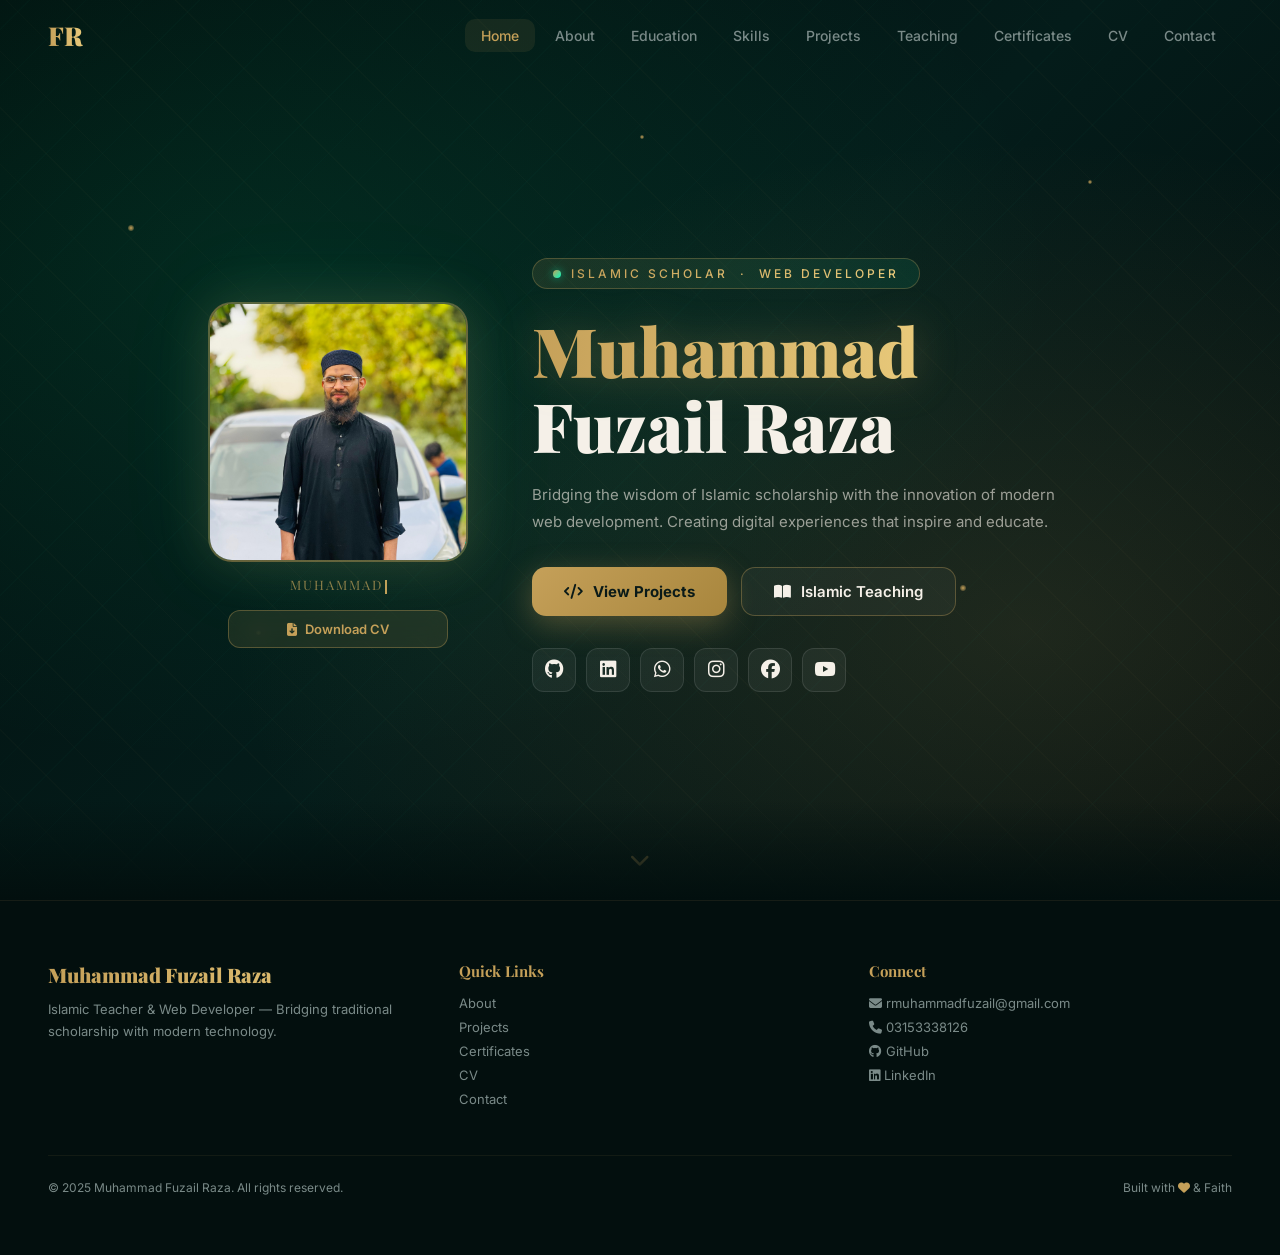
<file: index.html>
<!doctype html>
<html lang="en">
  <head>
    <meta charset="UTF-8" />
    <meta name="viewport" content="width=device-width, initial-scale=1.0" />
    <title>Muhammad Fuzail Raza — Portfolio</title>
    <link rel="stylesheet" href="style.css" />
    <!-- Font Awesome for icons -->
    <link
      rel="stylesheet"
      href="https://cdnjs.cloudflare.com/ajax/libs/font-awesome/6.5.0/css/all.min.css"
    />
    <link rel="stylesheet" href="home.css" />
    <style></style>
  </head>
  <body>
    <nav id="navbar">
      <a href="index.html" class="nav-logo">FR</a>
      <div class="nav-links">
        <a href="index.html" class="nav-link active">Home</a>
        <a href="about.html" class="nav-link">About</a>
        <a href="education.html" class="nav-link">Education</a>
        <a href="skills.html" class="nav-link">Skills</a>
        <a href="projects.html" class="nav-link">Projects</a>
        <a href="teaching.html" class="nav-link">Teaching</a>
        <a href="certificates.html" class="nav-link">Certificates</a>
        <a href="cv.html" class="nav-link">CV</a>
        <a href="contact.html" class="nav-link">Contact</a>
      </div>
      <button class="hamburger" id="hamburger">
        <span></span><span></span><span></span>
      </button>
    </nav>
    <div class="mobile-menu" id="mobileMenu">
      <a href="index.html" class="mobile-link">Home</a>
      <a href="about.html" class="mobile-link">About</a>
      <a href="education.html" class="mobile-link">Education</a>
      <a href="skills.html" class="mobile-link">Skills</a>
      <a href="projects.html" class="mobile-link">Projects</a>
      <a href="teaching.html" class="mobile-link">Teaching</a>
      <a href="certificates.html" class="mobile-link">Certificates</a>
      <a href="cv.html" class="mobile-link">CV</a>
      <a href="contact.html" class="mobile-link">Contact</a>
    </div>

    <section id="home">
      <div class="hero-bg"></div>
      <div class="hero-pattern"></div>
      <div
        class="particle"
        style="
          width: 6px;
          height: 6px;
          left: 10%;
          top: 25%;
          animation-delay: 0s;
        "
      ></div>
      <div
        class="particle"
        style="
          width: 4px;
          height: 4px;
          left: 85%;
          top: 20%;
          animation-delay: 1s;
        "
      ></div>
      <div
        class="particle"
        style="
          width: 5px;
          height: 5px;
          left: 20%;
          top: 70%;
          animation-delay: 2s;
        "
      ></div>
      <div
        class="particle"
        style="
          width: 6px;
          height: 6px;
          left: 75%;
          top: 65%;
          animation-delay: 0.5s;
        "
      ></div>
      <div
        class="particle"
        style="
          width: 4px;
          height: 4px;
          left: 50%;
          top: 15%;
          animation-delay: 1.5s;
        "
      ></div>

      <div class="hero-inner">
        <div class="hero-img-col">
          <div class="hero-img-frame">
            <div class="hero-img-placeholder">
              <img src="./images/My-Images/myImg.jpeg" alt="">
            </div>
          </div>
          <div class="hero-typewriter">
            <span id="typewriter-text"></span><span class="cursor"></span>
          </div>
          <a href="cv.html" class="cv-download-btn">
            <i class="fa-solid fa-file-arrow-down"></i> Download CV
          </a>
        </div>
        <div class="hero-text-col">
          <div class="hero-badge">
            <span class="badge-dot"></span>
            <span class="badge-txt"
              >Islamic Scholar &nbsp;·&nbsp; Web Developer</span
            >
          </div>
          <h1 class="hero-name">
            <span class="gold">Muhammad</span><br />Fuzail Raza
          </h1>
          <p class="hero-sub">
            Bridging the wisdom of Islamic scholarship with the innovation of
            modern web development. Creating digital experiences that inspire
            and educate.
          </p>
          <div class="hero-btns">
            <a href="projects.html" class="btn-gold"
              ><i class="fa-solid fa-code"></i> View Projects</a
            >
            <a href="teaching.html" class="btn-outline"
              ><i class="fa-solid fa-book-open"></i> Islamic Teaching</a
            >
          </div>
          <div class="social-row">
            <a
              href="https://github.com/rmuhammadfuzail-svg"
              target="_blank"
              class="social-icon si-github"
              title="GitHub"
              ><i class="fa-brands fa-github"></i
            ></a>
            <a
              href="https://www.linkedin.com/in/muhammad-fuzail-raza-581333342"
              target="_blank"
              class="social-icon si-linkedin"
              title="LinkedIn"
              ><i class="fa-brands fa-linkedin"></i
            ></a>
            <a
              href="https://wa.me/923153338126"
              target="_blank"
              class="social-icon si-whatsapp"
              title="WhatsApp"
              ><i class="fa-brands fa-whatsapp"></i
            ></a>
            <a
              href="https://instagram.com/"
              target="_blank"
              class="social-icon si-instagram"
              title="Instagram"
              ><i class="fa-brands fa-instagram"></i
            ></a>
            <a
              href="https://facebook.com/"
              target="_blank"
              class="social-icon si-facebook"
              title="Facebook"
              ><i class="fa-brands fa-facebook"></i
            ></a>
            <a
              href="https://youtube.com/"
              target="_blank"
              class="social-icon si-youtube"
              title="YouTube"
              ><i class="fa-brands fa-youtube"></i
            ></a>
          </div>
        </div>
      </div>

      <div class="scroll-ind"><i class="fa-solid fa-chevron-down"></i></div>
      <div class="hero-bottom-fade"></div>
    </section>

    <footer>
      <div class="footer-grid">
        <div class="footer-brand">
          <h3>Muhammad Fuzail Raza</h3>
          <p>
            Islamic Teacher &amp; Web Developer — Bridging traditional
            scholarship with modern technology.
          </p>
        </div>
        <div class="footer-col">
          <h4>Quick Links</h4>
          <a href="about.html" class="footer-link">About</a
          ><a href="projects.html" class="footer-link">Projects</a
          ><a href="certificates.html" class="footer-link">Certificates</a
          ><a href="cv.html" class="footer-link">CV</a
          ><a href="contact.html" class="footer-link">Contact</a>
        </div>
        <div class="footer-col">
          <h4>Connect</h4>
          <a href="mailto:rmuhammadfuzail@gmail.com" class="footer-link"
            ><i class="fa-solid fa-envelope"></i> rmuhammadfuzail@gmail.com</a
          ><a href="tel:03153338126" class="footer-link"
            ><i class="fa-solid fa-phone"></i> 03153338126</a
          ><a
            href="https://github.com/rmuhammadfuzail-svg"
            target="_blank"
            class="footer-link"
            ><i class="fa-brands fa-github"></i> GitHub</a
          ><a
            href="https://www.linkedin.com/in/muhammad-fuzail-raza-581333342"
            target="_blank"
            class="footer-link"
            ><i class="fa-brands fa-linkedin"></i> LinkedIn</a
          >
        </div>
      </div>
      <div class="footer-bottom">
        <p>&copy; 2025 Muhammad Fuzail Raza. All rights reserved.</p>
        <p>
          Built with
          <i class="fa-solid fa-heart" style="color: var(--gold)"></i> &amp;
          Faith
        </p>
      </div>
    </footer>

    <script src="main.js"></script>
    <script>
      const words = [
        "Muhammad Fuzail Raza",
        "Islamic Scholar",
        "Web Developer",
        "Quran Teacher",
      ];
      let wordIndex = 0,
        charIndex = 0,
        isDeleting = false;
      const el = document.getElementById("typewriter-text");

      function type() {
        const current = words[wordIndex];
        if (isDeleting) {
          el.textContent = current.substring(0, charIndex--);
        } else {
          el.textContent = current.substring(0, charIndex++);
        }
        let speed = isDeleting ? 60 : 110;
        if (!isDeleting && charIndex === current.length + 1) {
          speed = 1800;
          isDeleting = true;
        } else if (isDeleting && charIndex === 0) {
          isDeleting = false;
          wordIndex = (wordIndex + 1) % words.length;
          speed = 400;
        }
        setTimeout(type, speed);
      }
      setTimeout(type, 800);
    </script>
  </body>
</html>
</file>
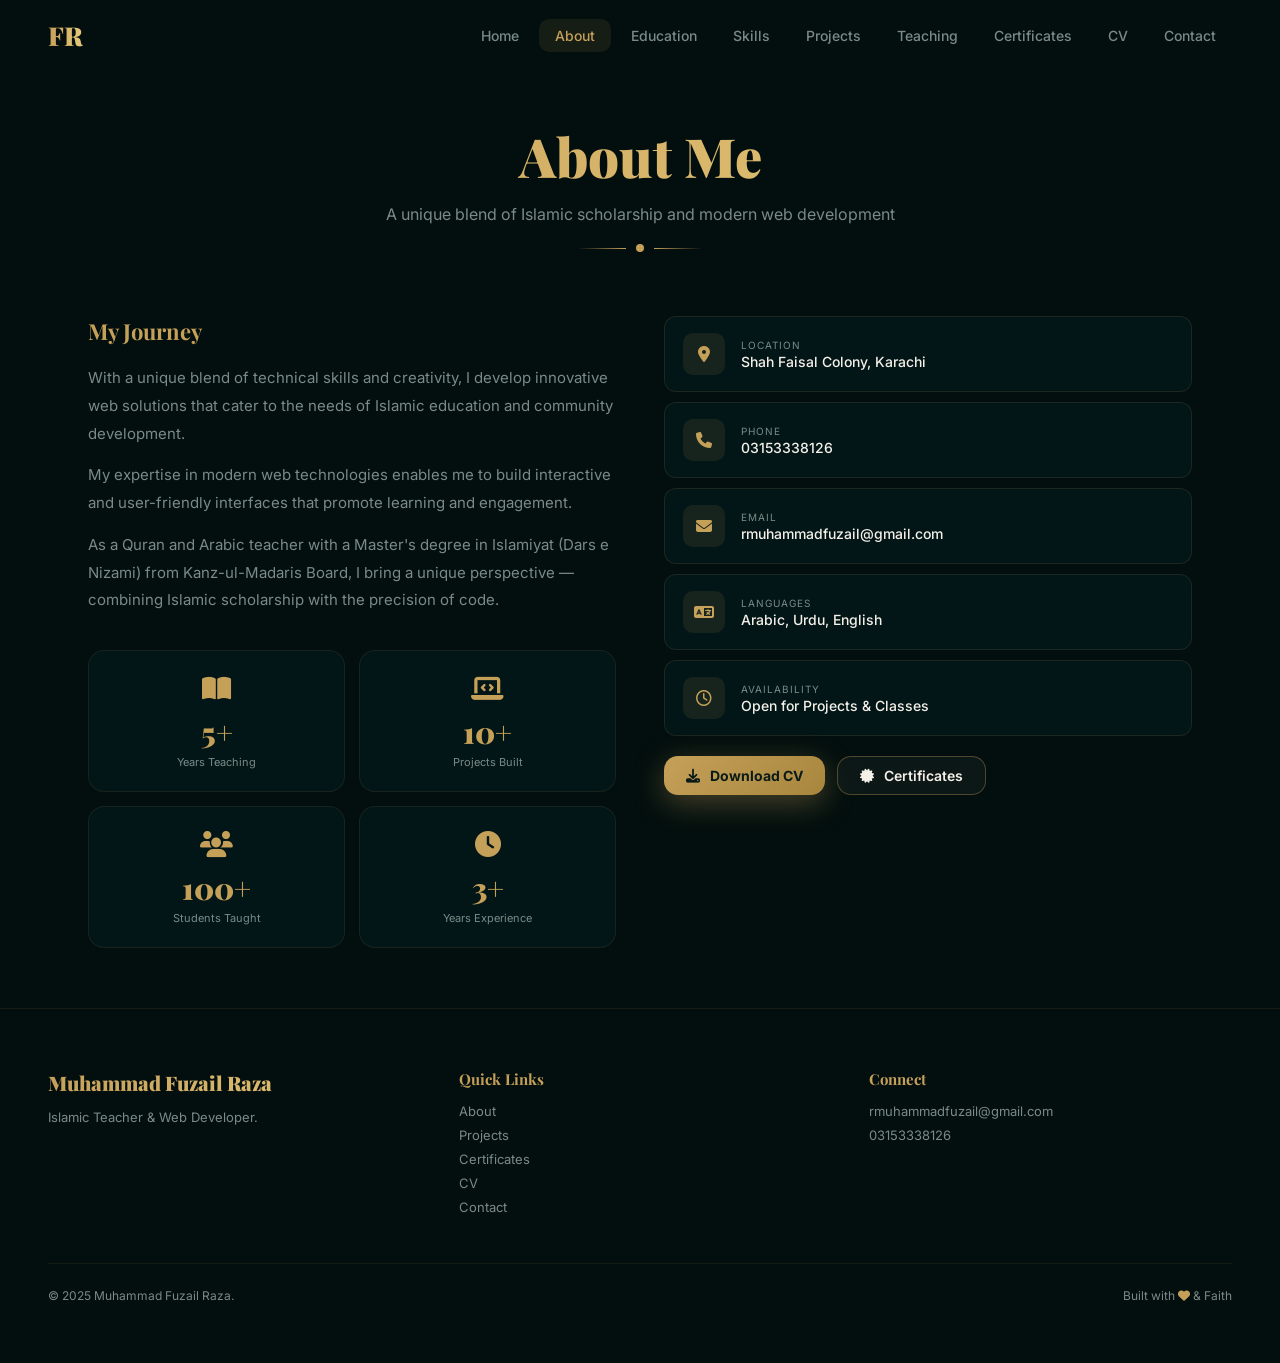
<file: about.html>
<!doctype html>
<html lang="en">
  <head>
    <meta charset="UTF-8" />
    <meta name="viewport" content="width=device-width, initial-scale=1.0" />
    <title>About — Muhammad Fuzail Raza</title>
    <link rel="stylesheet" href="style.css" />
    <link
      rel="stylesheet"
      href="https://cdnjs.cloudflare.com/ajax/libs/font-awesome/6.5.0/css/all.min.css"
    />
    <link rel="stylesheet" href="about.css" />
  </head>
  <body>
    <nav id="navbar">
      <a href="index.html" class="nav-logo">FR</a>
      <div class="nav-links">
        <a href="index.html" class="nav-link">Home</a>
        <a href="about.html" class="nav-link active">About</a>
        <a href="education.html" class="nav-link">Education</a>
        <a href="skills.html" class="nav-link">Skills</a>
        <a href="projects.html" class="nav-link">Projects</a>
        <a href="teaching.html" class="nav-link">Teaching</a>
        <a href="certificates.html" class="nav-link">Certificates</a>
        <a href="cv.html" class="nav-link">CV</a>
        <a href="contact.html" class="nav-link">Contact</a>
      </div>
      <button class="hamburger" id="hamburger">
        <span></span><span></span><span></span>
      </button>
    </nav>
    <div class="mobile-menu" id="mobileMenu">
      <a href="index.html" class="mobile-link">Home</a>
      <a href="about.html" class="mobile-link">About</a>
      <a href="education.html" class="mobile-link">Education</a>
      <a href="skills.html" class="mobile-link">Skills</a>
      <a href="projects.html" class="mobile-link">Projects</a>
      <a href="teaching.html" class="mobile-link">Teaching</a>
      <a href="certificates.html" class="mobile-link">Certificates</a>
      <a href="cv.html" class="mobile-link">CV</a>
      <a href="contact.html" class="mobile-link">Contact</a>
    </div>

    <div class="section" style="padding-top: 120px">
      <div class="sec-head">
        <h2>About Me</h2>
        <p>A unique blend of Islamic scholarship and modern web development</p>
        <div class="divider">
          <div class="div-line l"></div>
          <div class="div-dot"></div>
          <div class="div-line r"></div>
        </div>
      </div>
      <div class="about-grid">
        <div class="about-text fade-up">
          <h3>My Journey</h3>
          <p>
            With a unique blend of technical skills and creativity, I develop
            innovative web solutions that cater to the needs of Islamic
            education and community development.
          </p>
          <p>
            My expertise in modern web technologies enables me to build
            interactive and user-friendly interfaces that promote learning and
            engagement.
          </p>
          <p>
            As a Quran and Arabic teacher with a Master's degree in Islamiyat
            (Dars e Nizami) from Kanz-ul-Madaris Board, I bring a unique
            perspective — combining Islamic scholarship with the precision of
            code.
          </p>
          <div class="stats-grid">
            <div class="stat">
              <div class="stat-icon"><i class="fa-solid fa-book-open"></i></div>
              <div class="stat-val">5+</div>
              <div class="stat-label">Years Teaching</div>
            </div>
            <div class="stat">
              <div class="stat-icon">
                <i class="fa-solid fa-laptop-code"></i>
              </div>
              <div class="stat-val">10+</div>
              <div class="stat-label">Projects Built</div>
            </div>
            <div class="stat">
              <div class="stat-icon"><i class="fa-solid fa-users"></i></div>
              <div class="stat-val">100+</div>
              <div class="stat-label">Students Taught</div>
            </div>
            <div class="stat">
              <div class="stat-icon"><i class="fa-solid fa-clock"></i></div>
              <div class="stat-val">3+</div>
              <div class="stat-label">Years Experience</div>
            </div>
          </div>
        </div>
        <div class="fade-up" style="animation-delay: 0.2s">
          <div class="info-card">
            <div class="info-icon">
              <i class="fa-solid fa-location-dot"></i>
            </div>
            <div>
              <div class="info-label">Location</div>
              <div class="info-val">Shah Faisal Colony, Karachi</div>
            </div>
          </div>
          <div class="info-card">
            <div class="info-icon"><i class="fa-solid fa-phone"></i></div>
            <div>
              <div class="info-label">Phone</div>
              <div class="info-val">03153338126</div>
            </div>
          </div>
          <div class="info-card">
            <div class="info-icon"><i class="fa-solid fa-envelope"></i></div>
            <div>
              <div class="info-label">Email</div>
              <div class="info-val">rmuhammadfuzail@gmail.com</div>
            </div>
          </div>
          <div class="info-card">
            <div class="info-icon"><i class="fa-solid fa-language"></i></div>
            <div>
              <div class="info-label">Languages</div>
              <div class="info-val">Arabic, Urdu, English</div>
            </div>
          </div>
          <div class="info-card">
            <div class="info-icon"><i class="fa-regular fa-clock"></i></div>
            <div>
              <div class="info-label">Availability</div>
              <div class="info-val">Open for Projects &amp; Classes</div>
            </div>
          </div>
          <div
            style="margin-top: 20px; display: flex; gap: 12px; flex-wrap: wrap"
          >
            <a
              href="cv.html"
              class="btn-gold"
              style="font-size: 14px; padding: 10px 22px"
              ><i class="fa-solid fa-download"></i> Download CV</a
            >
            <a
              href="certificates.html"
              class="btn-outline"
              style="font-size: 14px; padding: 10px 22px"
              ><i class="fa-solid fa-certificate"></i> Certificates</a
            >
          </div>
        </div>
      </div>
    </div>

    <footer>
      <div class="footer-grid">
        <div class="footer-brand">
          <h3>Muhammad Fuzail Raza</h3>
          <p>Islamic Teacher &amp; Web Developer.</p>
        </div>
        <div class="footer-col">
          <h4>Quick Links</h4>
          <a href="about.html" class="footer-link">About</a
          ><a href="projects.html" class="footer-link">Projects</a
          ><a href="certificates.html" class="footer-link">Certificates</a
          ><a href="cv.html" class="footer-link">CV</a
          ><a href="contact.html" class="footer-link">Contact</a>
        </div>
        <div class="footer-col">
          <h4>Connect</h4>
          <a href="mailto:rmuhammadfuzail@gmail.com" class="footer-link"
            >rmuhammadfuzail@gmail.com</a
          ><a href="tel:03153338126" class="footer-link">03153338126</a>
        </div>
      </div>
      <div class="footer-bottom">
        <p>&copy; 2025 Muhammad Fuzail Raza.</p>
        <p>
          Built with
          <i class="fa-solid fa-heart" style="color: var(--gold)"></i> &amp;
          Faith
        </p>
      </div>
    </footer>
    <script src="main.js"></script>
  </body>
</html>
</file>
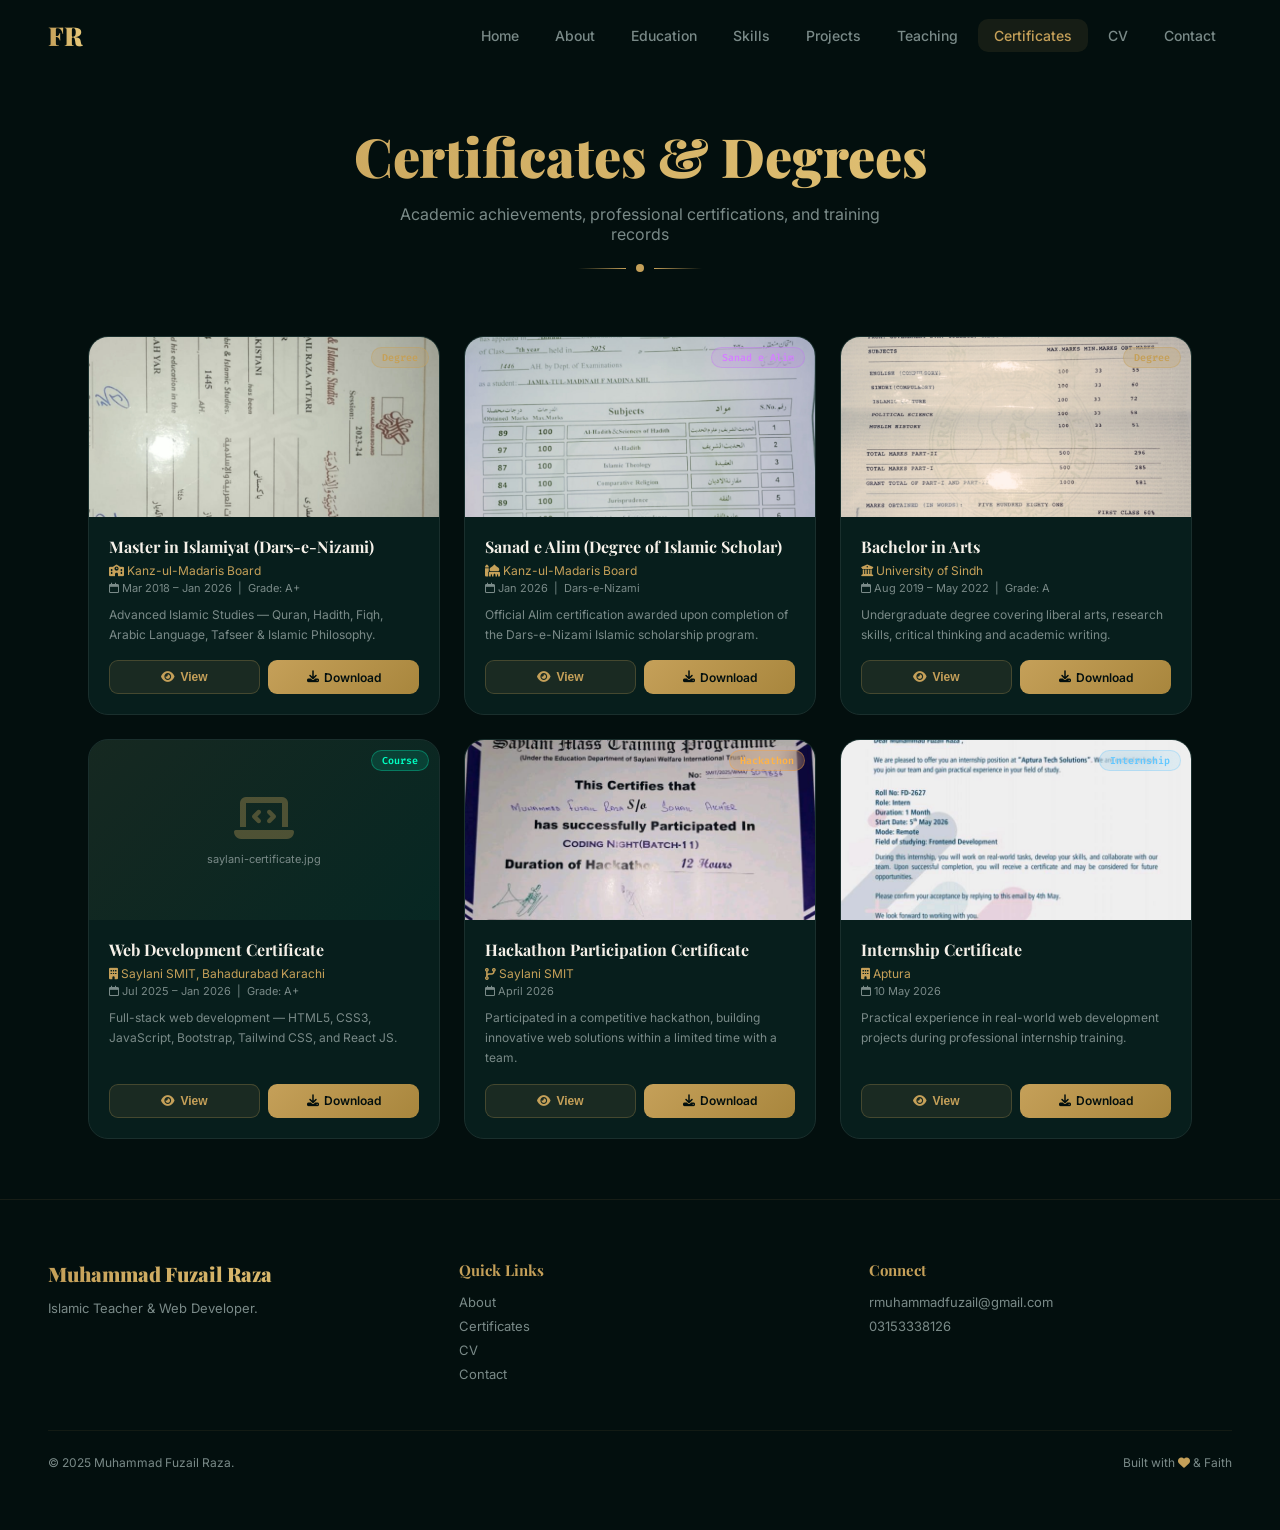
<file: certificates.html>
<!doctype html>
<html lang="en">
  <head>
    <meta charset="UTF-8" />
    <meta name="viewport" content="width=device-width, initial-scale=1.0" />
    <title>Certificates — Muhammad Fuzail Raza</title>
    <link rel="stylesheet" href="style.css" />
    <link
      rel="stylesheet"
      href="https://cdnjs.cloudflare.com/ajax/libs/font-awesome/6.5.0/css/all.min.css"
    />
    <link rel="stylesheet" href="certificate.css">
    <style></style>
  </head>
  <body>
    <nav id="navbar">
      <a href="index.html" class="nav-logo">FR</a>
      <div class="nav-links">
        <a href="index.html" class="nav-link">Home</a>
        <a href="about.html" class="nav-link">About</a>
        <a href="education.html" class="nav-link">Education</a>
        <a href="skills.html" class="nav-link">Skills</a>
        <a href="projects.html" class="nav-link">Projects</a>
        <a href="teaching.html" class="nav-link">Teaching</a>
        <a href="certificates.html" class="nav-link active">Certificates</a>
        <a href="cv.html" class="nav-link">CV</a>
        <a href="contact.html" class="nav-link">Contact</a>
      </div>
      <button class="hamburger" id="hamburger">
        <span></span><span></span><span></span>
      </button>
    </nav>
    <div class="mobile-menu" id="mobileMenu">
      <a href="index.html" class="mobile-link">Home</a>
      <a href="about.html" class="mobile-link">About</a>
      <a href="education.html" class="mobile-link">Education</a>
      <a href="skills.html" class="mobile-link">Skills</a>
      <a href="projects.html" class="mobile-link">Projects</a>
      <a href="teaching.html" class="mobile-link">Teaching</a>
      <a href="certificates.html" class="mobile-link">Certificates</a>
      <a href="cv.html" class="mobile-link">CV</a>
      <a href="contact.html" class="mobile-link">Contact</a>
    </div>

    <div class="section" style="padding-top: 120px">
      <div class="sec-head">
        <h2>Certificates & Degrees</h2>
        <p>
          Academic achievements, professional certifications, and training
          records
        </p>
        <div class="divider">
          <div class="div-line l"></div>
          <div class="div-dot"></div>
          <div class="div-line r"></div>
        </div>
      </div>

      <div class="cert-grid">
        <div class="cert-card fade-up" style="transition-delay: 0ms">
          <div class="cert-img">
            <div class="cert-img-placeholder">
              <img src="./images/certificates/F.A.jpeg" alt="">
            </div>
            <span class="cert-type-badge badge-degree">Degree</span>
          </div>
          <div class="cert-body">
            <div class="cert-title">Master in Islamiyat (Dars-e-Nizami)</div>
            <div class="cert-issuer">
              <i class="fa-solid fa-school"></i> Kanz-ul-Madaris Board
            </div>
            <div class="cert-date">
              <i class="fa-regular fa-calendar"></i> Mar 2018 – Jan 2026
              &nbsp;|&nbsp; Grade: A+
            </div>
            <div class="cert-desc">
              Advanced Islamic Studies — Quran, Hadith, Fiqh, Arabic Language,
              Tafseer & Islamic Philosophy.
            </div>
            <div class="cert-actions">
              <button
                class="cert-btn cert-btn-view"
                onclick="
                  openLightbox(
                    'masters-degree.pdf',
                    'Master in Islamiyat',
                    'pdf',
                  )
                "
              >
                <i class="fa-solid fa-eye"></i> View
              </button>
              <a href="masters-degree.pdf" download class="cert-btn cert-btn-dl"
                ><i class="fa-solid fa-download"></i> Download</a
              >
            </div>
          </div>
        </div>

        <div class="cert-card fade-up" style="transition-delay: 80ms">
          <div class="cert-img">
            <div class="cert-img-placeholder">
              <img src="./images/certificates/7th-years-marksheet.jpeg" alt="Alim Sanad"/>
            </div>
            <span class="cert-type-badge badge-sanad">Sanad e Alim</span>
          </div>
          <div class="cert-body">
            <div class="cert-title">
              Sanad e Alim (Degree of Islamic Scholar)
            </div>
            <div class="cert-issuer">
              <i class="fa-solid fa-mosque"></i> Kanz-ul-Madaris Board
            </div>
            <div class="cert-date">
              <i class="fa-regular fa-calendar"></i> Jan 2026 &nbsp;|&nbsp;
              Dars-e-Nizami
            </div>
            <div class="cert-desc">
              Official Alim certification awarded upon completion of the
              Dars-e-Nizami Islamic scholarship program.
            </div>
            <div class="cert-actions">
              <button
                class="cert-btn cert-btn-view"
                onclick="openLightbox('alim-sanad.pdf', 'Sanad e Alim', 'pdf')"
              >
                <i class="fa-solid fa-eye"></i> View
              </button>
              <a href="alim-sanad.pdf" download class="cert-btn cert-btn-dl"
                ><i class="fa-solid fa-download"></i> Download</a
              >
            </div>
          </div>
        </div>

        <div class="cert-card fade-up" style="transition-delay: 160ms">
          <div class="cert-img">
            <div class="cert-img-placeholder">
              <img src="./images/certificates/B.A-II.jpeg" alt="">
            </div>
            <span class="cert-type-badge badge-degree">Degree</span>
          </div>
          <div class="cert-body">
            <div class="cert-title">Bachelor in Arts</div>
            <div class="cert-issuer">
              <i class="fa-solid fa-university"></i> University of Sindh
            </div>
            <div class="cert-date">
              <i class="fa-regular fa-calendar"></i> Aug 2019 – May 2022
              &nbsp;|&nbsp; Grade: A
            </div>
            <div class="cert-desc">
              Undergraduate degree covering liberal arts, research skills,
              critical thinking and academic writing.
            </div>
            <div class="cert-actions">
              <button
                class="cert-btn cert-btn-view"
                onclick="
                  openLightbox(
                    'bachelor-degree.pdf',
                    'Bachelor in Arts — Sindh University',
                    'pdf',
                  )
                "
              >
                <i class="fa-solid fa-eye"></i> View
              </button>
              <a
                href="bachelor-degree.pdf"
                download
                class="cert-btn cert-btn-dl"
                ><i class="fa-solid fa-download"></i> Download</a
              >
            </div>
          </div>
        </div>

        <div class="cert-card fade-up" style="transition-delay: 240ms">
          <div class="cert-img">
            <div class="cert-img-placeholder">
              <i class="fa-solid fa-laptop-code"></i
              ><span>saylani-certificate.jpg</span>
            </div>
            <span class="cert-type-badge badge-course">Course</span>
          </div>
          <div class="cert-body">
            <div class="cert-title">Web Development Certificate</div>
            <div class="cert-issuer">
              <i class="fa-solid fa-building"></i> Saylani SMIT, Bahadurabad
              Karachi
            </div>
            <div class="cert-date">
              <i class="fa-regular fa-calendar"></i> Jul 2025 – Jan 2026
              &nbsp;|&nbsp; Grade: A+
            </div>
            <div class="cert-desc">
              Full-stack web development — HTML5, CSS3, JavaScript, Bootstrap,
              Tailwind CSS, and React JS.
            </div>
            <div class="cert-actions">
              <button
                class="cert-btn cert-btn-view"
                onclick="
                  openLightbox(
                    'saylani-certificate.pdf',
                    'Web Development Certificate — Saylani SMIT',
                    'pdf',
                  )
                "
              >
                <i class="fa-solid fa-eye"></i> View
              </button>
              <a
                href="saylani-certificate.pdf"
                download
                class="cert-btn cert-btn-dl"
                ><i class="fa-solid fa-download"></i> Download</a
              >
            </div>
          </div>
        </div>

        <div class="cert-card fade-up" style="transition-delay: 320ms">
          <div class="cert-img">
            <div class="cert-img-placeholder">
              <img src="./images/certificates/Hackathon.jpeg" alt="">
            </div>
            <span class="cert-type-badge badge-hackathon">Hackathon</span>
          </div>
          <div class="cert-body">
            <div class="cert-title">Hackathon Participation Certificate</div>
            <div class="cert-issuer">
              <i class="fa-solid fa-code-branch"></i> Saylani SMIT
            </div>
            <div class="cert-date">
              <i class="fa-regular fa-calendar"></i> April 2026
            </div>
            <div class="cert-desc">
              Participated in a competitive hackathon, building innovative web
              solutions within a limited time with a team.
            </div>
            <div class="cert-actions">
              <button
                class="cert-btn cert-btn-view"
                onclick="
                  openLightbox(
                    'hackathon-certificate.pdf',
                    'Hackathon Certificate',
                    'pdf',
                  )
                "
              >
                <i class="fa-solid fa-eye"></i> View
              </button>
              <a
                href="hackathon-certificate.pdf"
                download
                class="cert-btn cert-btn-dl"
                ><i class="fa-solid fa-download"></i> Download</a
              >
            </div>
          </div>
        </div>

        <div class="cert-card fade-up" style="transition-delay: 400ms">
          <div class="cert-img">
            <div class="cert-img-placeholder">
              <img src="./images/certificates/Aptura.jpeg" alt="">
            </div>
            <span class="cert-type-badge badge-intern">Internship</span>
          </div>
          <div class="cert-body">
            <div class="cert-title">Internship Certificate</div>
            <div class="cert-issuer">
              <i class="fa-solid fa-building"></i> Aptura
            </div>
            <div class="cert-date">
              <i class="fa-regular fa-calendar"></i>  10 May 2026 
            </div>
            <div class="cert-desc">
              Practical experience in real-world web development projects during
              professional internship training.
            </div>
            <div class="cert-actions">
              <button
                class="cert-btn cert-btn-view"
                onclick="
                  openLightbox(
                    'internship-certificate.pdf',
                    'Internship Certificate',
                    'pdf',
                  )
                "
              >
                <i class="fa-solid fa-eye"></i> View
              </button>
              <a
                href="internship-certificate.pdf"
                download
                class="cert-btn cert-btn-dl"
                ><i class="fa-solid fa-download"></i> Download</a
              >
            </div>
          </div>
        </div>
      </div>
    </div>

    <!-- LIGHTBOX -->
    <div class="lightbox" id="lightbox">
      <div class="lightbox-inner">
        <button class="lightbox-close" onclick="closeLightbox()">
          <i class="fa-solid fa-xmark"></i>
        </button>
        <div class="lightbox-title" id="lbTitle"></div>
        <iframe
          class="lightbox-pdf"
          id="lbPdf"
          src=""
          style="display: none"
        ></iframe>
        <img
          class="lightbox-img"
          id="lbImg"
          src="./images/certificates/Aptura.jpeg"
          style="display: none"
          alt="Certificate"
        />
        <div class="lightbox-actions">
          <a id="lbDownload" href="#" download class="lb-btn lb-btn-dl"
            ><i class="fa-solid fa-download"></i> Download</a
          >
          <a id="lbOpen" href="#" target="_blank" class="lb-btn lb-btn-open"
            ><i class="fa-solid fa-arrow-up-right-from-square"></i> Open in
            Tab</a
          >
        </div>
      </div>
    </div>

    <footer>
      <div class="footer-grid">
        <div class="footer-brand">
          <h3>Muhammad Fuzail Raza</h3>
          <p>Islamic Teacher &amp; Web Developer.</p>
        </div>
        <div class="footer-col">
          <h4>Quick Links</h4>
          <a href="about.html" class="footer-link">About</a
          ><a href="certificates.html" class="footer-link">Certificates</a
          ><a href="cv.html" class="footer-link">CV</a
          ><a href="contact.html" class="footer-link">Contact</a>
        </div>
        <div class="footer-col">
          <h4>Connect</h4>
          <a href="mailto:rmuhammadfuzail@gmail.com" class="footer-link"
            >rmuhammadfuzail@gmail.com</a
          ><a href="tel:03153338126" class="footer-link">03153338126</a>
        </div>
      </div>
      <div class="footer-bottom">
        <p>&copy; 2025 Muhammad Fuzail Raza.</p>
        <p>
          Built with
          <i class="fa-solid fa-heart" style="color: var(--gold)"></i> &amp;
          Faith
        </p>
      </div>
    </footer>

    <script>
      function openLightbox(file, title, type) {
        document.getElementById("lbTitle").textContent = title;
        document.getElementById("lbDownload").href = file;
        document.getElementById("lbOpen").href = file;
        const pdf = document.getElementById("lbPdf");
        const img = document.getElementById("lbImg");
        if (type === "pdf") {
          pdf.src = file;
          pdf.style.display = "block";
          img.style.display = "none";
          img.src = "";
        } else {
          img.src = file;
          img.style.display = "block";
          pdf.style.display = "none";
          pdf.src = "";
        }
        document.getElementById("lightbox").classList.add("open");
        document.body.style.overflow = "hidden";
      }
      function closeLightbox() {
        document.getElementById("lightbox").classList.remove("open");
        document.body.style.overflow = "";
        document.getElementById("lbPdf").src = "";
        document.getElementById("lbImg").src = "";
      }
      document
        .getElementById("lightbox")
        .addEventListener("click", function (e) {
          if (e.target === this) closeLightbox();
        });
      document.addEventListener("keydown", (e) => {
        if (e.key === "Escape") closeLightbox();
      });
    </script>
    <script src="main.js"></script>
  </body>
</html>
</file>
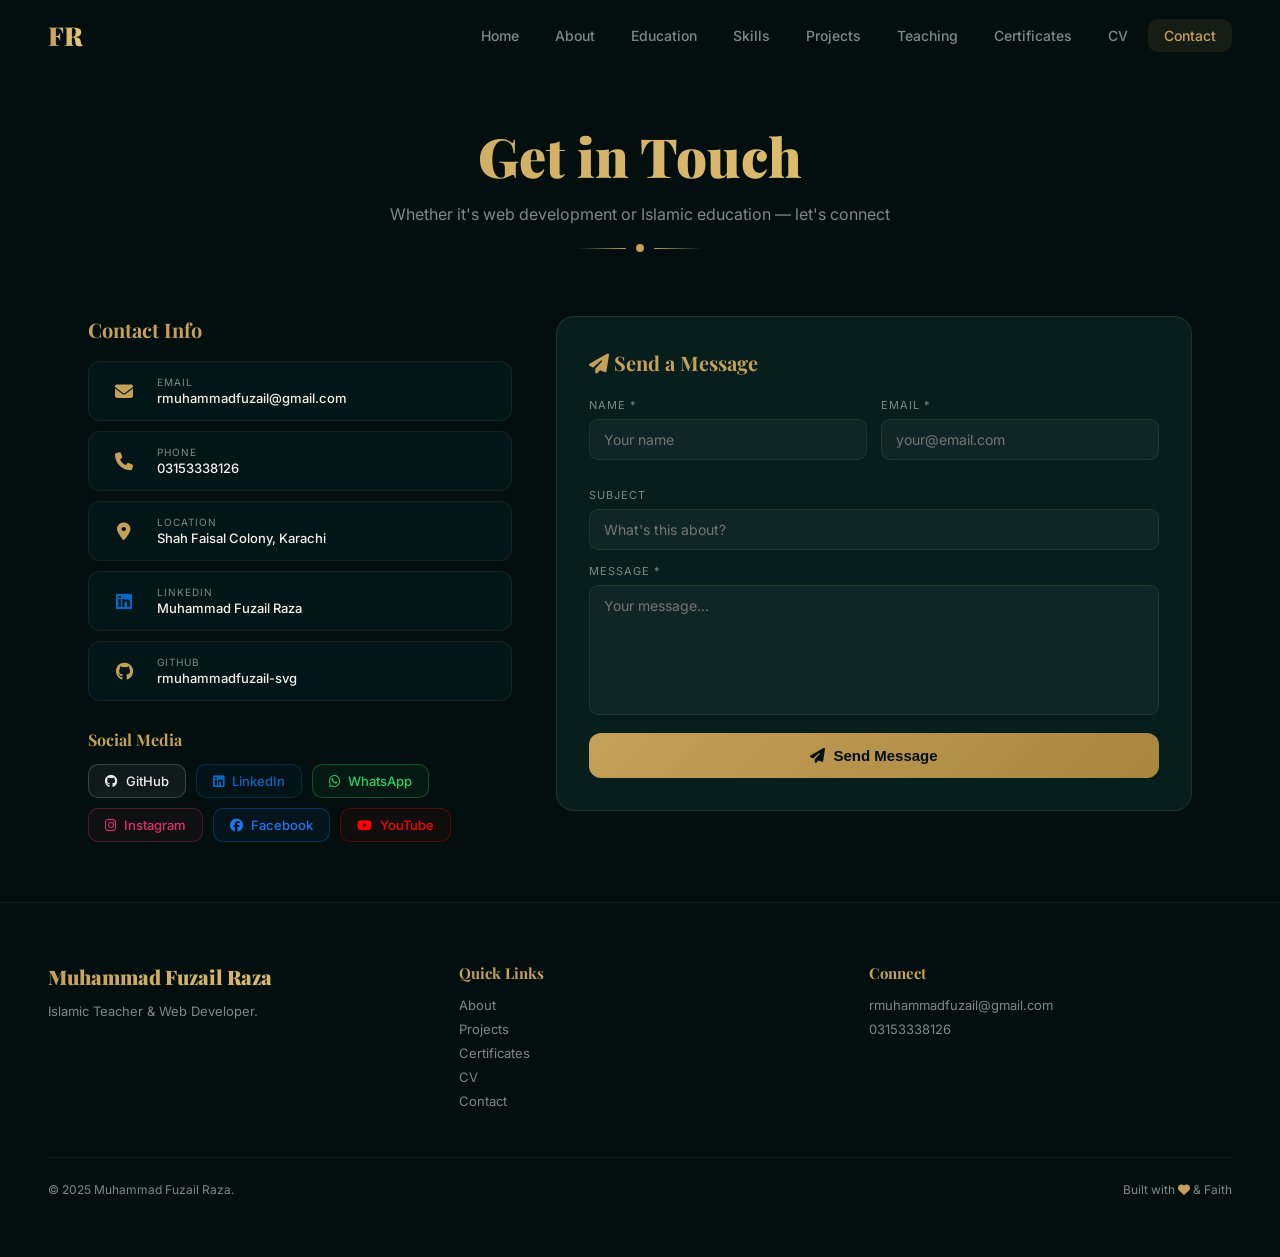
<file: contact.html>
<!doctype html>
<html lang="en">
  <head>
    <meta charset="UTF-8" />
    <meta name="viewport" content="width=device-width, initial-scale=1.0" />
    <title>Contact — Muhammad Fuzail Raza</title>
    <link rel="stylesheet" href="style.css" />
    <link
      rel="stylesheet"
      href="https://cdnjs.cloudflare.com/ajax/libs/font-awesome/6.5.0/css/all.min.css"
    />
    <link rel="stylesheet" href="contact.css" />
  </head>
  <body>
    <nav id="navbar">
      <a href="index.html" class="nav-logo">FR</a>
      <div class="nav-links">
        <a href="index.html" class="nav-link">Home</a>
        <a href="about.html" class="nav-link">About</a>
        <a href="education.html" class="nav-link">Education</a>
        <a href="skills.html" class="nav-link">Skills</a>
        <a href="projects.html" class="nav-link">Projects</a>
        <a href="teaching.html" class="nav-link">Teaching</a>
        <a href="certificates.html" class="nav-link">Certificates</a>
        <a href="cv.html" class="nav-link">CV</a>
        <a href="contact.html" class="nav-link active">Contact</a>
      </div>
      <button class="hamburger" id="hamburger">
        <span></span><span></span><span></span>
      </button>
    </nav>
    <div class="mobile-menu" id="mobileMenu">
      <a href="index.html" class="mobile-link">Home</a>
      <a href="about.html" class="mobile-link">About</a>
      <a href="education.html" class="mobile-link">Education</a>
      <a href="skills.html" class="mobile-link">Skills</a>
      <a href="projects.html" class="mobile-link">Projects</a>
      <a href="teaching.html" class="mobile-link">Teaching</a>
      <a href="certificates.html" class="mobile-link">Certificates</a>
      <a href="cv.html" class="mobile-link">CV</a>
      <a href="contact.html" class="mobile-link">Contact</a>
    </div>

    <div class="section" style="padding-top: 120px">
      <div class="sec-head">
        <h2>Get in Touch</h2>
        <p>Whether it's web development or Islamic education — let's connect</p>
        <div class="divider">
          <div class="div-line l"></div>
          <div class="div-dot"></div>
          <div class="div-line r"></div>
        </div>
      </div>
      <div class="contact-grid">
        <div class="fade-up">
          <div class="contact-info">
            <h3>Contact Info</h3>
            <a href="mailto:rmuhammadfuzail@gmail.com" class="contact-card"
              ><div class="contact-card-icon">
                <i class="fa-solid fa-envelope"></i>
              </div>
              <div>
                <div class="cc-label">Email</div>
                <div class="cc-val">rmuhammadfuzail@gmail.com</div>
              </div></a
            >
            <a href="tel:03153338126" class="contact-card"
              ><div class="contact-card-icon">
                <i class="fa-solid fa-phone"></i>
              </div>
              <div>
                <div class="cc-label">Phone</div>
                <div class="cc-val">03153338126</div>
              </div></a
            >
            <a href="#" class="contact-card"
              ><div class="contact-card-icon">
                <i class="fa-solid fa-location-dot"></i>
              </div>
              <div>
                <div class="cc-label">Location</div>
                <div class="cc-val">Shah Faisal Colony, Karachi</div>
              </div></a
            >
            <a
              href="https://www.linkedin.com/in/muhammad-fuzail-raza-581333342"
              target="_blank"
              class="contact-card"
              ><div class="contact-card-icon">
                <i class="fa-brands fa-linkedin" style="color: #0a66c2"></i>
              </div>
              <div>
                <div class="cc-label">LinkedIn</div>
                <div class="cc-val">Muhammad Fuzail Raza</div>
              </div></a
            >
            <a
              href="https://github.com/rmuhammadfuzail-svg"
              target="_blank"
              class="contact-card"
              ><div class="contact-card-icon">
                <i class="fa-brands fa-github"></i>
              </div>
              <div>
                <div class="cc-label">GitHub</div>
                <div class="cc-val">rmuhammadfuzail-svg</div>
              </div></a
            >
          </div>
          <div class="social-section">
            <h4>Social Media</h4>
            <div class="social-grid">
              <a
                href="https://github.com/rmuhammadfuzail-svg"
                target="_blank"
                class="soc-btn soc-github"
                ><i class="fa-brands fa-github"></i> GitHub</a
              >
              <a
                href="https://www.linkedin.com/in/muhammad-fuzail-raza-581333342"
                target="_blank"
                class="soc-btn soc-linkedin"
                ><i class="fa-brands fa-linkedin"></i> LinkedIn</a
              >
              <a
                href="https://wa.me/923153338126"
                target="_blank"
                class="soc-btn soc-whatsapp"
                ><i class="fa-brands fa-whatsapp"></i> WhatsApp</a
              >
              <a
                href="https://instagram.com/"
                target="_blank"
                class="soc-btn soc-instagram"
                ><i class="fa-brands fa-instagram"></i> Instagram</a
              >
              <a
                href="https://facebook.com/"
                target="_blank"
                class="soc-btn soc-facebook"
                ><i class="fa-brands fa-facebook"></i> Facebook</a
              >
              <a
                href="https://youtube.com/"
                target="_blank"
                class="soc-btn soc-youtube"
                ><i class="fa-brands fa-youtube"></i> YouTube</a
              >
            </div>
          </div>
        </div>
        <div class="fade-up" style="animation-delay: 0.2s">
          <div class="pf-form">
            <h3><i class="fa-solid fa-paper-plane"></i> Send a Message</h3>
            <form id="contactForm">
              <div class="form-row">
                <div class="form-group">
                  <label class="form-label">Name *</label
                  ><input
                    type="text"
                    id="fname"
                    class="form-input"
                    placeholder="Your name"
                    required
                  />
                </div>
                <div class="form-group">
                  <label class="form-label">Email *</label
                  ><input
                    type="email"
                    id="femail"
                    class="form-input"
                    placeholder="your@email.com"
                    required
                  />
                </div>
              </div>
              <div class="form-group">
                <label class="form-label">Subject</label
                ><input
                  type="text"
                  id="fsubject"
                  class="form-input"
                  placeholder="What's this about?"
                />
              </div>
              <div class="form-group">
                <label class="form-label">Message *</label
                ><textarea
                  id="fmessage"
                  class="form-textarea"
                  placeholder="Your message..."
                  required
                ></textarea>
              </div>
              <button type="submit" class="form-btn" id="submitBtn">
                <i class="fa-solid fa-paper-plane"></i> Send Message
              </button>
              <div class="success-msg" id="successMsg">
                <i class="fa-solid fa-circle-check"></i> Message sent! I'll get
                back to you soon.
              </div>
            </form>
          </div>
        </div>
      </div>
    </div>

    <footer>
      <div class="footer-grid">
        <div class="footer-brand">
          <h3>Muhammad Fuzail Raza</h3>
          <p>Islamic Teacher &amp; Web Developer.</p>
        </div>
        <div class="footer-col">
          <h4>Quick Links</h4>
          <a href="about.html" class="footer-link">About</a
          ><a href="projects.html" class="footer-link">Projects</a
          ><a href="certificates.html" class="footer-link">Certificates</a
          ><a href="cv.html" class="footer-link">CV</a
          ><a href="contact.html" class="footer-link">Contact</a>
        </div>
        <div class="footer-col">
          <h4>Connect</h4>
          <a href="mailto:rmuhammadfuzail@gmail.com" class="footer-link"
            >rmuhammadfuzail@gmail.com</a
          ><a href="tel:03153338126" class="footer-link">03153338126</a>
        </div>
      </div>
      <div class="footer-bottom">
        <p>&copy; 2025 Muhammad Fuzail Raza.</p>
        <p>
          Built with
          <i class="fa-solid fa-heart" style="color: var(--gold)"></i> &amp;
          Faith
        </p>
      </div>
    </footer>
    <script>
      document
        .getElementById("contactForm")
        .addEventListener("submit", function (e) {
          e.preventDefault();
          const btn = document.getElementById("submitBtn");
          btn.disabled = true;
          btn.innerHTML =
            '<i class="fa-solid fa-spinner fa-spin"></i> Sending...';
          setTimeout(() => {
            document.getElementById("successMsg").classList.add("show");
            this.reset();
            btn.innerHTML = '<i class="fa-solid fa-circle-check"></i> Sent!';
          }, 1500);
        });
    </script>
    <script src="main.js"></script>
  </body>
</html>
</file>
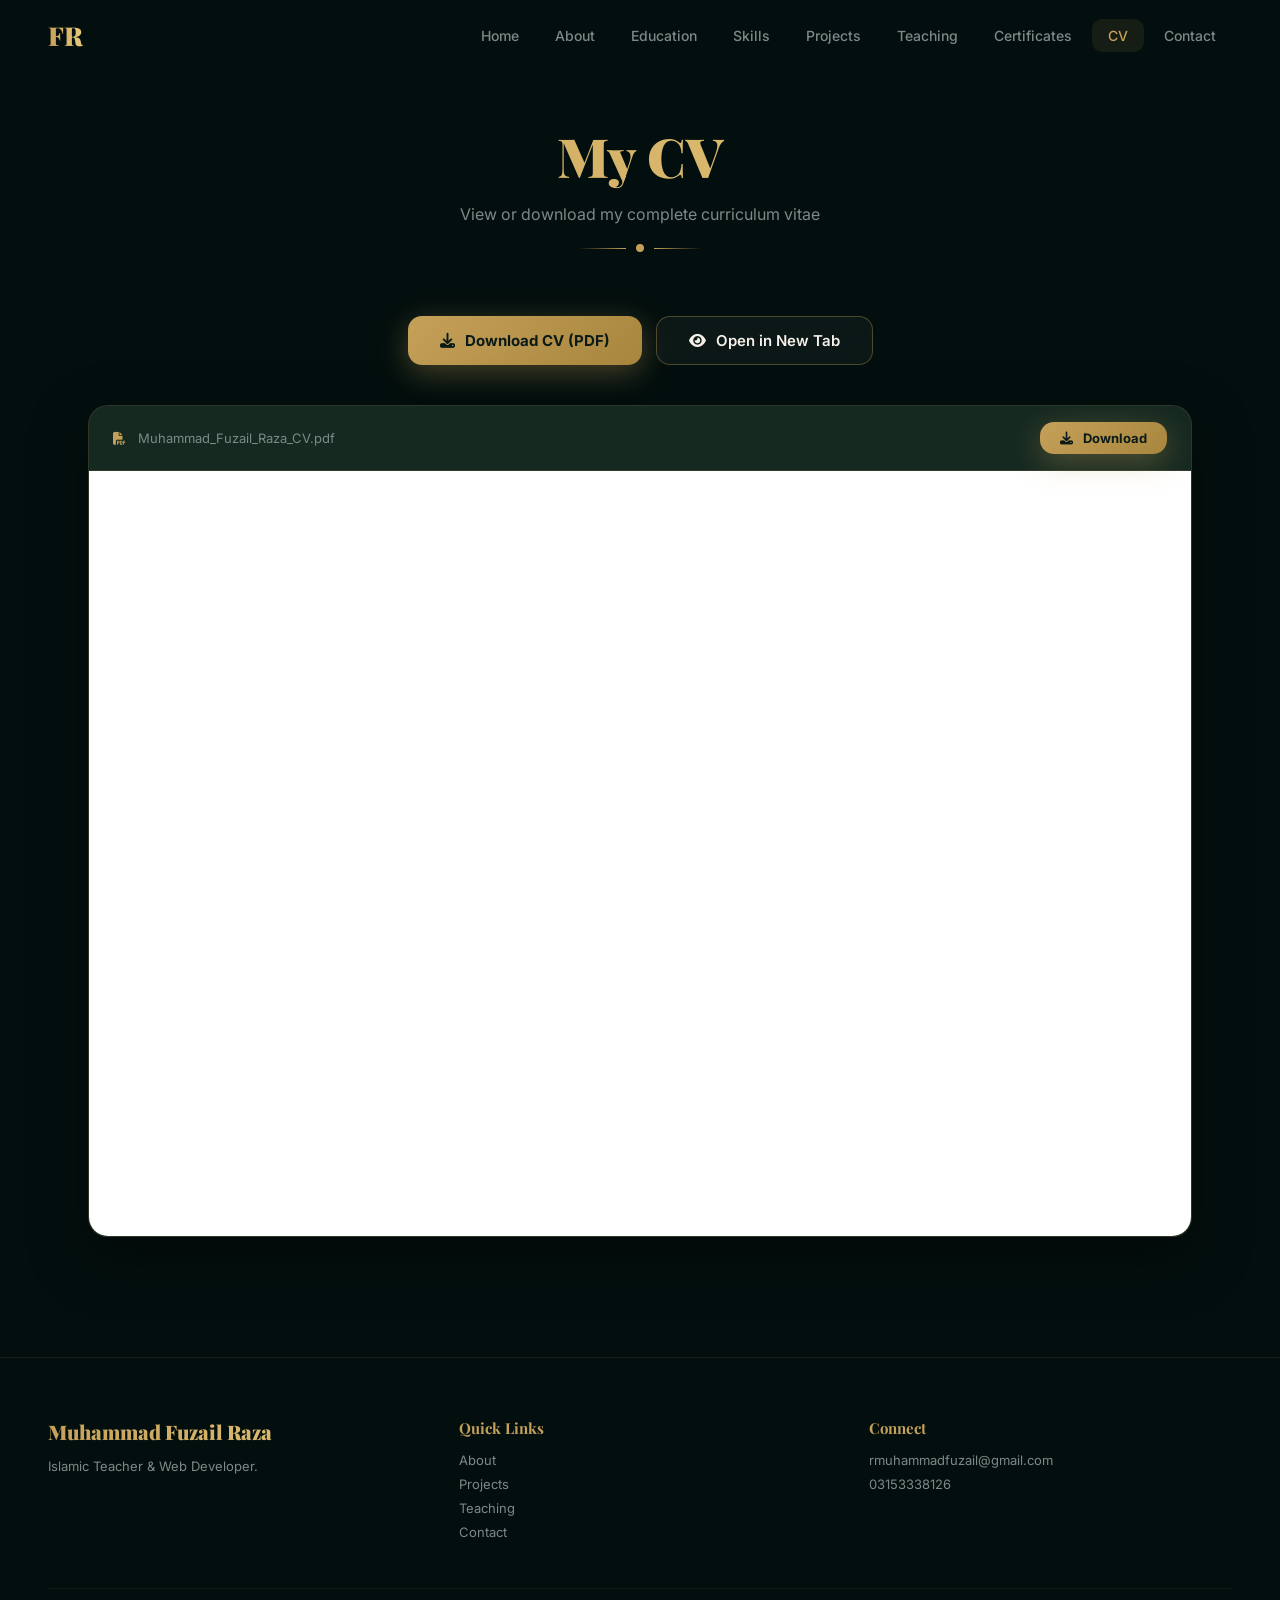
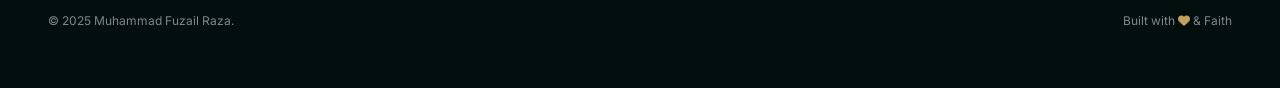
<file: cv.html>
<!doctype html>
<html lang="en">
  <head>
    <meta charset="UTF-8" />
    <meta name="viewport" content="width=device-width, initial-scale=1.0" />
    <title>CV — Muhammad Fuzail Raza</title>
    <link rel="stylesheet" href="style.css" />
    <link
      rel="stylesheet"
      href="https://cdnjs.cloudflare.com/ajax/libs/font-awesome/6.5.0/css/all.min.css"
    />
    <link rel="stylesheet" href="cv.css">
    <style></style>
  </head>
  <body>
    <nav id="navbar">
      <a href="index.html" class="nav-logo">FR</a>
      <div class="nav-links">
        <a href="index.html" class="nav-link">Home</a>
        <a href="about.html" class="nav-link">About</a>
        <a href="education.html" class="nav-link">Education</a>
        <a href="skills.html" class="nav-link">Skills</a>
        <a href="projects.html" class="nav-link">Projects</a>
        <a href="teaching.html" class="nav-link">Teaching</a>
        <a href="certificates.html" class="nav-link">Certificates</a>
        <a href="cv.html" class="nav-link active">CV</a>
        <a href="contact.html" class="nav-link">Contact</a>
      </div>
      <button class="hamburger" id="hamburger">
        <span></span><span></span><span></span>
      </button>
    </nav>
    <div class="mobile-menu" id="mobileMenu">
      <a href="index.html" class="mobile-link">Home</a>
      <a href="about.html" class="mobile-link">About</a>
      <a href="education.html" class="mobile-link">Education</a>
      <a href="skills.html" class="mobile-link">Skills</a>
      <a href="projects.html" class="mobile-link">Projects</a>
      <a href="teaching.html" class="mobile-link">Teaching</a>
      <a href="certificates.html" class="mobile-link">Certificates</a>
      <a href="cv.html" class="mobile-link">CV</a>
      <a href="contact.html" class="mobile-link">Contact</a>
    </div>

    <div class="section" style="padding-top: 120px">
      <div class="sec-head">
        <h2>My CV</h2>
        <p>View or download my complete curriculum vitae</p>
        <div class="divider">
          <div class="div-line l"></div>
          <div class="div-dot"></div>
          <div class="div-line r"></div>
        </div>
      </div>
      <div class="cv-actions">
        <a
          href="cv.pdf"
          download="Muhammad_Fuzail_Raza_CV.pdf"
          class="btn-download"
        >
          <i class="fa-solid fa-download"></i> Download CV (PDF)
        </a>
        <a href="./images/Fuzail's Islamic CV/Muhammad Fuzail Raza ISLAMIC CV.pdf" target="_blank" class="btn-view">
          <i class="fa-solid fa-eye"></i> Open in New Tab
        </a>
      </div>

      <div class="cv-preview-box fade-up">
        <div class="cv-preview-header">
          <span
            ><i
              class="fa-solid fa-file-pdf"
              style="color: var(--gold); margin-right: 8px"
            ></i>
            Muhammad_Fuzail_Raza_CV.pdf</span
          >
          <a
            href="cv.pdf"
            download="Muhammad_Fuzail_Raza_CV.pdf"
            class="btn-download"
            style="padding: 8px 20px; font-size: 13px; animation: none"
          >
            <i class="fa-solid fa-download"></i> Download
          </a>
        </div>
        
        <iframe class="cv-iframe" src="./images/Fuzail's Islamic CV/Muhammad Fuzail Raza ISLAMIC CV.pdf" id="cvFrame">
          <div class="cv-no-file">
            <p>
              Your browser does not support iframes.
              <a href="cv.pdf" style="color: var(--gold)"
                >Click here to view CV.</a
              >
            </p>
          </div>
        </iframe>
      </div>
    </div>

    <footer>
      <div class="footer-grid">
        <div class="footer-brand">
          <h3>Muhammad Fuzail Raza</h3>
          <p>Islamic Teacher &amp; Web Developer.</p>
        </div>
        <div class="footer-col">
          <h4>Quick Links</h4>
          <a href="about.html" class="footer-link">About</a
          ><a href="projects.html" class="footer-link">Projects</a
          ><a href="teaching.html" class="footer-link">Teaching</a
          ><a href="contact.html" class="footer-link">Contact</a>
        </div>
        <div class="footer-col">
          <h4>Connect</h4>
          <a href="mailto:rmuhammadfuzail@gmail.com" class="footer-link"
            >rmuhammadfuzail@gmail.com</a
          ><a href="tel:03153338126" class="footer-link">03153338126</a>
        </div>
      </div>
      <div class="footer-bottom">
        <p>&copy; 2025 Muhammad Fuzail Raza.</p>
        <p>
          Built with
          <i class="fa-solid fa-heart" style="color: var(--gold)"></i> &amp;
          Faith
        </p>
      </div>
    </footer>
    <script src="main.js"></script>
  </body>
</html>
</file>
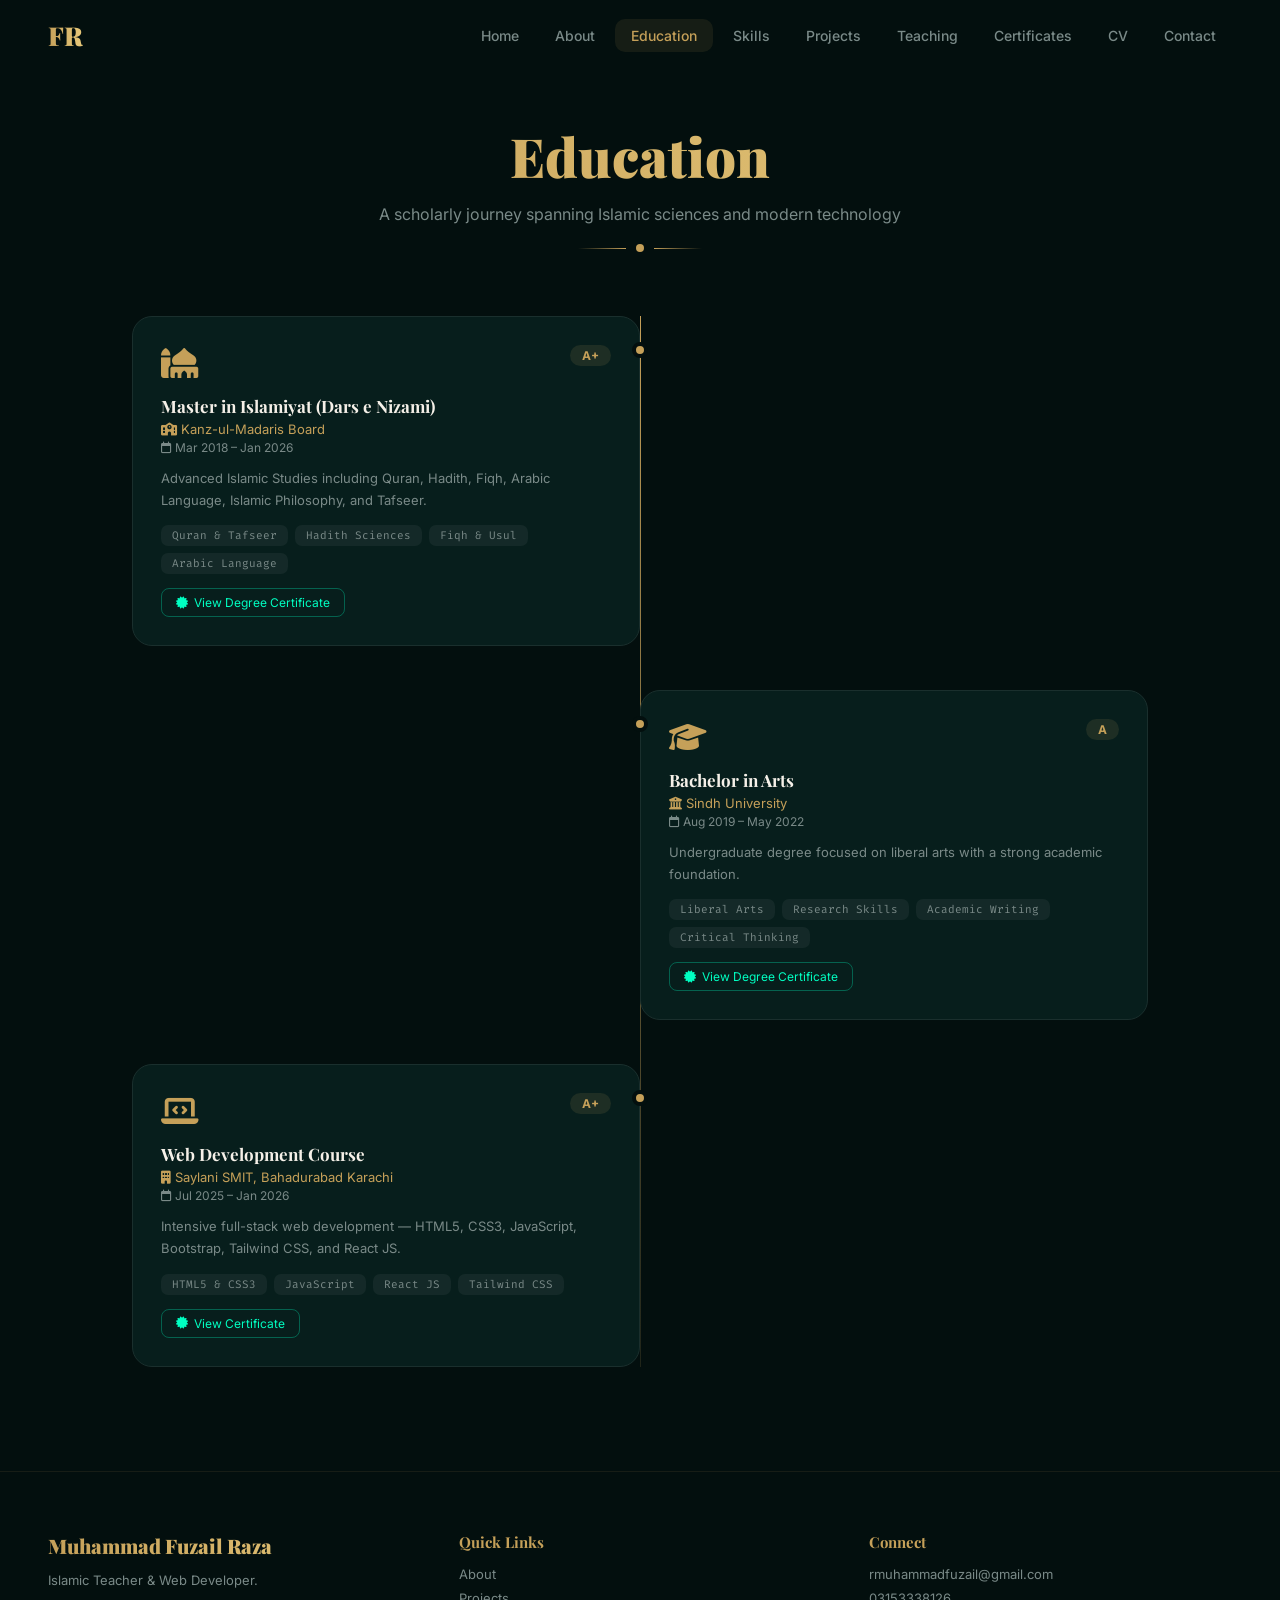
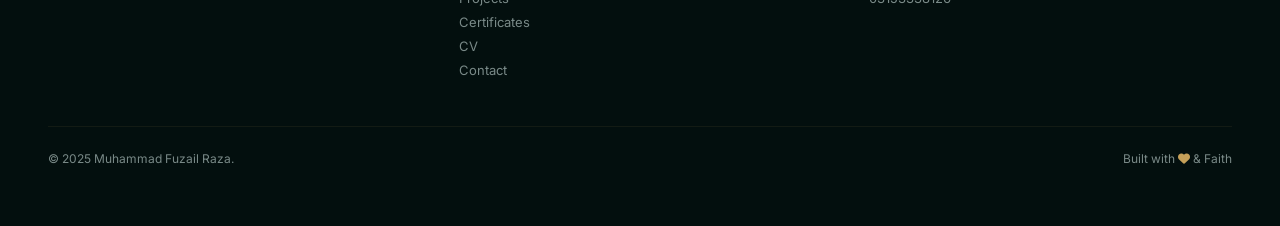
<file: education.html>
<!doctype html>
<html lang="en">
  <head>
    <meta charset="UTF-8" />
    <meta name="viewport" content="width=device-width, initial-scale=1.0" />
    <title>Education — Muhammad Fuzail Raza</title>
    <link rel="stylesheet" href="style.css" />
    <link
      rel="stylesheet"
      href="https://cdnjs.cloudflare.com/ajax/libs/font-awesome/6.5.0/css/all.min.css"
    />
    <link rel="stylesheet" href="education.css" />
  </head>
  <body>
    <nav id="navbar">
      <a href="index.html" class="nav-logo">FR</a>
      <div class="nav-links">
        <a href="index.html" class="nav-link">Home</a>
        <a href="about.html" class="nav-link">About</a>
        <a href="education.html" class="nav-link active">Education</a>
        <a href="skills.html" class="nav-link">Skills</a>
        <a href="projects.html" class="nav-link">Projects</a>
        <a href="teaching.html" class="nav-link">Teaching</a>
        <a href="certificates.html" class="nav-link">Certificates</a>
        <a href="cv.html" class="nav-link">CV</a>
        <a href="contact.html" class="nav-link">Contact</a>
      </div>
      <button class="hamburger" id="hamburger">
        <span></span><span></span><span></span>
      </button>
    </nav>
    <div class="mobile-menu" id="mobileMenu">
      <a href="index.html" class="mobile-link">Home</a>
      <a href="about.html" class="mobile-link">About</a>
      <a href="education.html" class="mobile-link">Education</a>
      <a href="skills.html" class="mobile-link">Skills</a>
      <a href="projects.html" class="mobile-link">Projects</a>
      <a href="teaching.html" class="mobile-link">Teaching</a>
      <a href="certificates.html" class="mobile-link">Certificates</a>
      <a href="cv.html" class="mobile-link">CV</a>
      <a href="contact.html" class="mobile-link">Contact</a>
    </div>

    <div class="section" style="padding-top: 120px">
      <div class="sec-head">
        <h2>Education</h2>
        <p>
          A scholarly journey spanning Islamic sciences and modern technology
        </p>
        <div class="divider">
          <div class="div-line l"></div>
          <div class="div-dot"></div>
          <div class="div-line r"></div>
        </div>
      </div>

      <div class="timeline">
        <div class="tl-item">
          <div class="tl-dot"></div>
          <div class="edu-card">
            <div class="edu-header">
              <div class="edu-icon"><i class="fa-solid fa-mosque"></i></div>
              <div class="edu-grade">A+</div>
            </div>
            <div class="edu-title">Master in Islamiyat (Dars e Nizami)</div>
            <div class="edu-inst">
              <i class="fa-solid fa-school"></i> Kanz-ul-Madaris Board
            </div>
            <div class="edu-period">
              <i class="fa-regular fa-calendar"></i> Mar 2018 – Jan 2026
            </div>
            <div class="edu-desc">
              Advanced Islamic Studies including Quran, Hadith, Fiqh, Arabic
              Language, Islamic Philosophy, and Tafseer.
            </div>
            <div class="tags">
              <span class="tag">Quran & Tafseer</span
              ><span class="tag">Hadith Sciences</span
              ><span class="tag">Fiqh & Usul</span
              ><span class="tag">Arabic Language</span>
            </div>
            <a href="certificates.html" class="cert-link"
              ><i class="fa-solid fa-certificate"></i> View Degree
              Certificate</a
            >
          </div>
        </div>

        <div class="tl-item">
          <div class="tl-dot"></div>
          <div class="edu-card">
            <div class="edu-header">
              <div class="edu-icon">
                <i class="fa-solid fa-graduation-cap"></i>
              </div>
              <div class="edu-grade">A</div>
            </div>
            <div class="edu-title">Bachelor in Arts</div>
            <div class="edu-inst">
              <i class="fa-solid fa-university"></i> Sindh University
            </div>
            <div class="edu-period">
              <i class="fa-regular fa-calendar"></i> Aug 2019 – May 2022
            </div>
            <div class="edu-desc">
              Undergraduate degree focused on liberal arts with a strong
              academic foundation.
            </div>
            <div class="tags">
              <span class="tag">Liberal Arts</span
              ><span class="tag">Research Skills</span
              ><span class="tag">Academic Writing</span
              ><span class="tag">Critical Thinking</span>
            </div>
            <a href="certificates.html" class="cert-link"
              ><i class="fa-solid fa-certificate"></i> View Degree
              Certificate</a
            >
          </div>
        </div>

        <div class="tl-item">
          <div class="tl-dot"></div>
          <div class="edu-card">
            <div class="edu-header">
              <div class="edu-icon">
                <i class="fa-solid fa-laptop-code"></i>
              </div>
              <div class="edu-grade">A+</div>
            </div>
            <div class="edu-title">Web Development Course</div>
            <div class="edu-inst">
              <i class="fa-solid fa-building"></i> Saylani SMIT, Bahadurabad
              Karachi
            </div>
            <div class="edu-period">
              <i class="fa-regular fa-calendar"></i> Jul 2025 – Jan 2026
            </div>
            <div class="edu-desc">
              Intensive full-stack web development — HTML5, CSS3, JavaScript,
              Bootstrap, Tailwind CSS, and React JS.
            </div>
            <div class="tags">
              <span class="tag">HTML5 & CSS3</span
              ><span class="tag">JavaScript</span
              ><span class="tag">React JS</span
              ><span class="tag">Tailwind CSS</span>
            </div>
            <a href="certificates.html" class="cert-link"
              ><i class="fa-solid fa-certificate"></i> View Certificate</a
            >
          </div>
        </div>
      </div>
    </div>

    <footer>
      <div class="footer-grid">
        <div class="footer-brand">
          <h3>Muhammad Fuzail Raza</h3>
          <p>Islamic Teacher &amp; Web Developer.</p>
        </div>
        <div class="footer-col">
          <h4>Quick Links</h4>
          <a href="about.html" class="footer-link">About</a
          ><a href="projects.html" class="footer-link">Projects</a
          ><a href="certificates.html" class="footer-link">Certificates</a
          ><a href="cv.html" class="footer-link">CV</a
          ><a href="contact.html" class="footer-link">Contact</a>
        </div>
        <div class="footer-col">
          <h4>Connect</h4>
          <a href="mailto:rmuhammadfuzail@gmail.com" class="footer-link"
            >rmuhammadfuzail@gmail.com</a
          ><a href="tel:03153338126" class="footer-link">03153338126</a>
        </div>
      </div>
      <div class="footer-bottom">
        <p>&copy; 2025 Muhammad Fuzail Raza.</p>
        <p>
          Built with
          <i class="fa-solid fa-heart" style="color: var(--gold)"></i> &amp;
          Faith
        </p>
      </div>
    </footer>
    <script src="main.js"></script>
  </body>
</html>
</file>
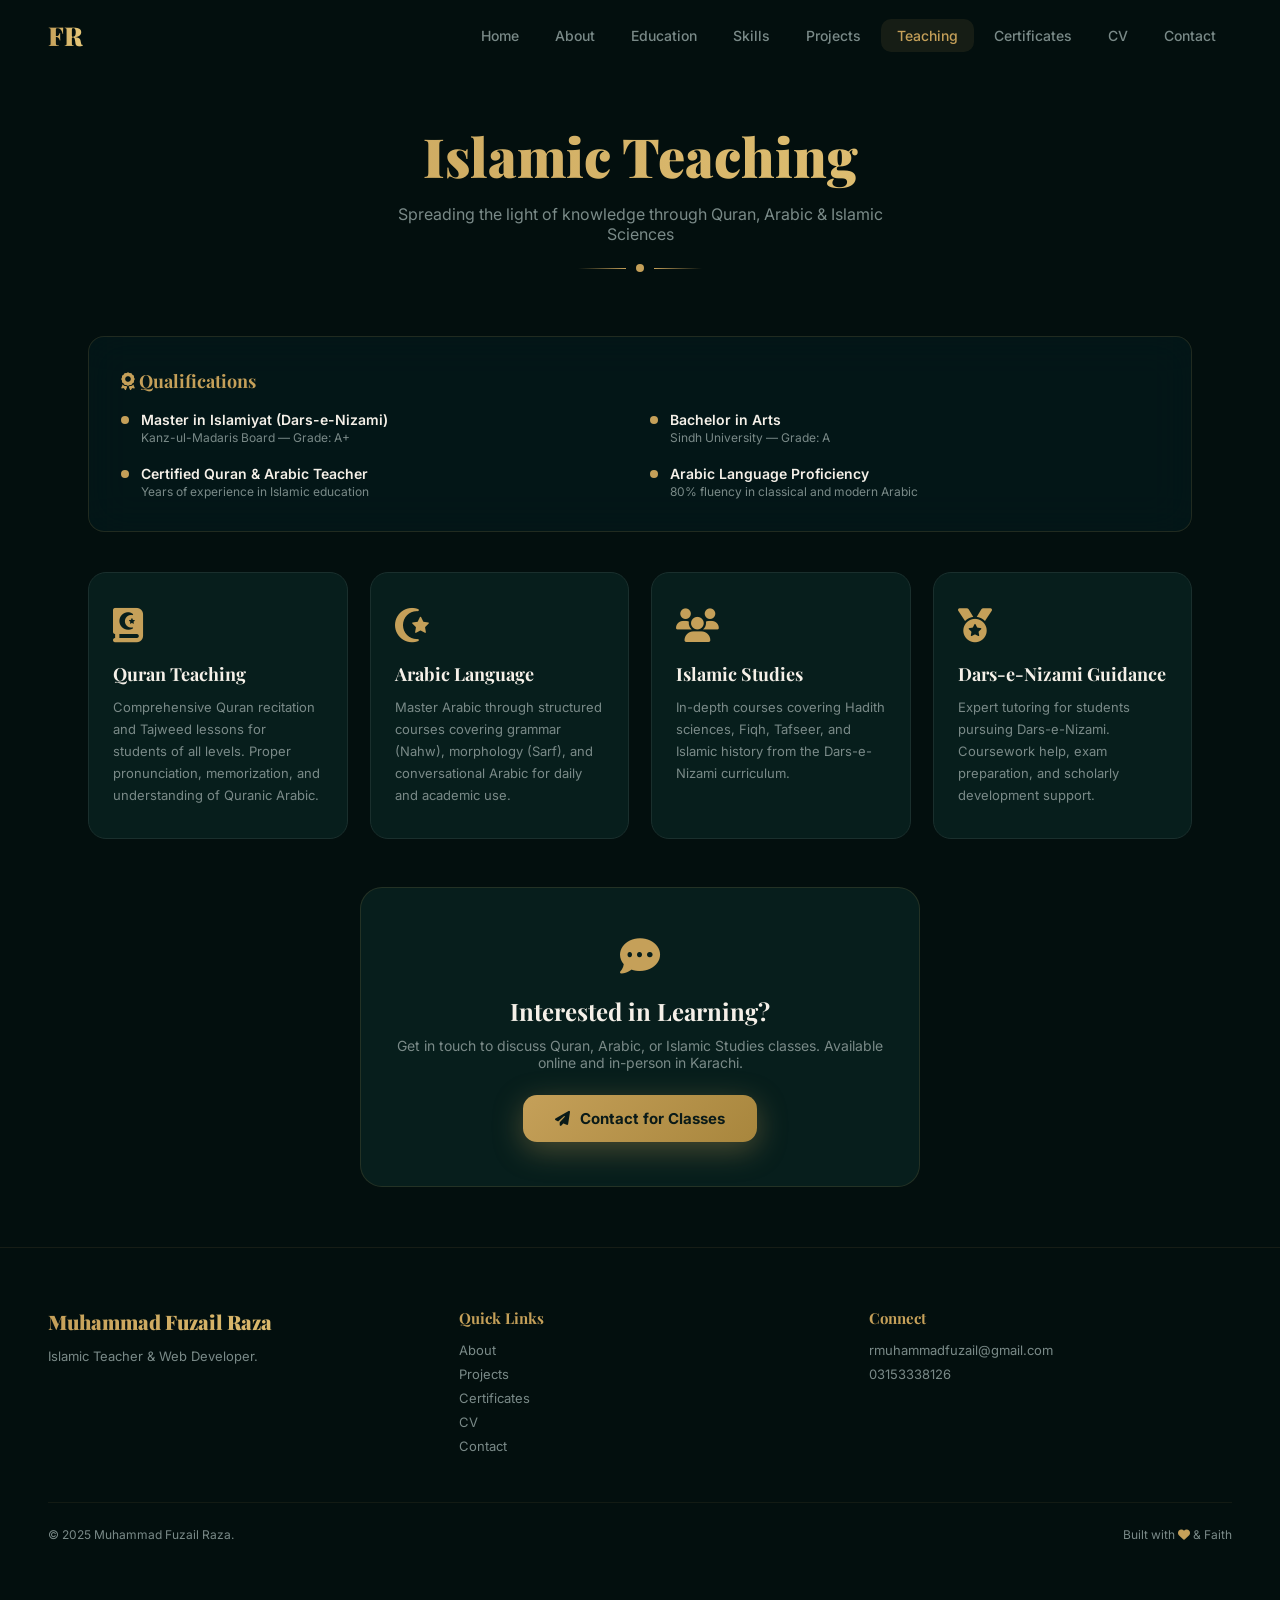
<file: teaching.html>
<!doctype html>
<html lang="en">
  <head>
    <meta charset="UTF-8" />
    <meta name="viewport" content="width=device-width, initial-scale=1.0" />
    <title>Teaching — Muhammad Fuzail Raza</title>
    <link rel="stylesheet" href="style.css" />
    <link
      rel="stylesheet"
      href="https://cdnjs.cloudflare.com/ajax/libs/font-awesome/6.5.0/css/all.min.css"
    />
    <link rel="stylesheet" href="teaching.css" />
  </head>
  <body>
    <nav id="navbar">
      <a href="index.html" class="nav-logo">FR</a>
      <div class="nav-links">
        <a href="index.html" class="nav-link">Home</a>
        <a href="about.html" class="nav-link">About</a>
        <a href="education.html" class="nav-link">Education</a>
        <a href="skills.html" class="nav-link">Skills</a>
        <a href="projects.html" class="nav-link">Projects</a>
        <a href="teaching.html" class="nav-link active">Teaching</a>
        <a href="certificates.html" class="nav-link">Certificates</a>
        <a href="cv.html" class="nav-link">CV</a>
        <a href="contact.html" class="nav-link">Contact</a>
      </div>
      <button class="hamburger" id="hamburger">
        <span></span><span></span><span></span>
      </button>
    </nav>
    <div class="mobile-menu" id="mobileMenu">
      <a href="index.html" class="mobile-link">Home</a>
      <a href="about.html" class="mobile-link">About</a>
      <a href="education.html" class="mobile-link">Education</a>
      <a href="skills.html" class="mobile-link">Skills</a>
      <a href="projects.html" class="mobile-link">Projects</a>
      <a href="teaching.html" class="mobile-link">Teaching</a>
      <a href="certificates.html" class="mobile-link">Certificates</a>
      <a href="cv.html" class="mobile-link">CV</a>
      <a href="contact.html" class="mobile-link">Contact</a>
    </div>

    <div class="section" style="padding-top: 120px">
      <div class="sec-head">
        <h2>Islamic Teaching</h2>
        <p>
          Spreading the light of knowledge through Quran, Arabic & Islamic
          Sciences
        </p>
        <div class="divider">
          <div class="div-line l"></div>
          <div class="div-dot"></div>
          <div class="div-line r"></div>
        </div>
      </div>

      <div class="glass fade-up" style="padding: 32px; margin-bottom: 40px">
        <h3
          style="
            font-family: &quot;Playfair Display&quot;, serif;
            font-size: 18px;
            color: var(--gold);
            margin-bottom: 18px;
          "
        >
          <i class="fa-solid fa-award"></i> Qualifications
        </h3>
        <div class="qual-grid">
          <div class="qual-item">
            <div class="qual-dot"></div>
            <div>
              <div class="qual-title">Master in Islamiyat (Dars-e-Nizami)</div>
              <div class="qual-sub">Kanz-ul-Madaris Board — Grade: A+</div>
            </div>
          </div>
          <div class="qual-item">
            <div class="qual-dot"></div>
            <div>
              <div class="qual-title">Bachelor in Arts</div>
              <div class="qual-sub">Sindh University — Grade: A</div>
            </div>
          </div>
          <div class="qual-item">
            <div class="qual-dot"></div>
            <div>
              <div class="qual-title">Certified Quran & Arabic Teacher</div>
              <div class="qual-sub">
                Years of experience in Islamic education
              </div>
            </div>
          </div>
          <div class="qual-item">
            <div class="qual-dot"></div>
            <div>
              <div class="qual-title">Arabic Language Proficiency</div>
              <div class="qual-sub">
                80% fluency in classical and modern Arabic
              </div>
            </div>
          </div>
        </div>
      </div>

      <div class="teach-grid">
        <div class="teach-card">
          <div class="teach-icon"><i class="fa-solid fa-book-quran"></i></div>
          <div class="teach-title">Quran Teaching</div>
          <div class="teach-desc">
            Comprehensive Quran recitation and Tajweed lessons for students of
            all levels. Proper pronunciation, memorization, and understanding of
            Quranic Arabic.
          </div>
        </div>
        <div class="teach-card">
          <div class="teach-icon">
            <i class="fa-solid fa-star-and-crescent"></i>
          </div>
          <div class="teach-title">Arabic Language</div>
          <div class="teach-desc">
            Master Arabic through structured courses covering grammar (Nahw),
            morphology (Sarf), and conversational Arabic for daily and academic
            use.
          </div>
        </div>
        <div class="teach-card">
          <div class="teach-icon"><i class="fa-solid fa-users"></i></div>
          <div class="teach-title">Islamic Studies</div>
          <div class="teach-desc">
            In-depth courses covering Hadith sciences, Fiqh, Tafseer, and
            Islamic history from the Dars-e-Nizami curriculum.
          </div>
        </div>
        <div class="teach-card">
          <div class="teach-icon"><i class="fa-solid fa-medal"></i></div>
          <div class="teach-title">Dars-e-Nizami Guidance</div>
          <div class="teach-desc">
            Expert tutoring for students pursuing Dars-e-Nizami. Coursework
            help, exam preparation, and scholarly development support.
          </div>
        </div>
      </div>

      <div class="cta-box fade-up">
        <div style="font-size: 40px; margin-bottom: 14px; color: var(--gold)">
          <i class="fa-solid fa-comment-dots"></i>
        </div>
        <h3>Interested in Learning?</h3>
        <p>
          Get in touch to discuss Quran, Arabic, or Islamic Studies classes.
          Available online and in-person in Karachi.
        </p>
        <a href="contact.html" class="btn-gold"
          ><i class="fa-solid fa-paper-plane"></i> Contact for Classes</a
        >
      </div>
    </div>

    <footer>
      <div class="footer-grid">
        <div class="footer-brand">
          <h3>Muhammad Fuzail Raza</h3>
          <p>Islamic Teacher &amp; Web Developer.</p>
        </div>
        <div class="footer-col">
          <h4>Quick Links</h4>
          <a href="about.html" class="footer-link">About</a
          ><a href="projects.html" class="footer-link">Projects</a
          ><a href="certificates.html" class="footer-link">Certificates</a
          ><a href="cv.html" class="footer-link">CV</a
          ><a href="contact.html" class="footer-link">Contact</a>
        </div>
        <div class="footer-col">
          <h4>Connect</h4>
          <a href="mailto:rmuhammadfuzail@gmail.com" class="footer-link"
            >rmuhammadfuzail@gmail.com</a
          ><a href="tel:03153338126" class="footer-link">03153338126</a>
        </div>
      </div>
      <div class="footer-bottom">
        <p>&copy; 2025 Muhammad Fuzail Raza.</p>
        <p>
          Built with
          <i class="fa-solid fa-heart" style="color: var(--gold)"></i> &amp;
          Faith
        </p>
      </div>
    </footer>
    <script src="main.js"></script>
  </body>
</html>
</file>
<file: style.css>
@import url("https://fonts.googleapis.com/css2?family=Playfair+Display:wght@400;700;900&family=Inter:wght@300;400;500;600;700&family=Fira+Code:wght@400;500&display=swap");

*,
*::before,
*::after {
  margin: 0;
  padding: 0;
  box-sizing: border-box;
}

:root {
  --bg: #030f0e;
  --bg2: #061a18;
  --gold: #c5a059;
  --gold2: #e8c97a;
  --emerald: #00c896;
  --cyan: #00ffc2;
  --text: #f5f0e8;
  --muted: #7a8a88;
  --border: #1a2f2d;
  --card: #071e1c;
}

html {
  scroll-behavior: smooth;
}

body {
  font-family: "Inter", sans-serif;
  background: var(--bg);
  color: var(--text);
  min-height: 100vh;
  overflow-x: hidden;
}

::-webkit-scrollbar {
  width: 5px;
}
::-webkit-scrollbar-track {
  background: var(--bg);
}
::-webkit-scrollbar-thumb {
  background: var(--gold);
  border-radius: 3px;
}

nav {
  position: fixed;
  top: 0;
  left: 0;
  right: 0;
  z-index: 100;
  display: flex;
  align-items: center;
  justify-content: space-between;
  padding: 18px 48px;
  transition: all 0.4s;
}
nav.scrolled {
  background: rgba(3, 15, 14, 0.92);
  backdrop-filter: blur(20px);
  border-bottom: 1px solid rgba(197, 160, 89, 0.15);
  padding: 12px 48px;
}
.nav-logo {
  font-family: "Playfair Display", serif;
  font-size: 26px;
  font-weight: 900;
  background: linear-gradient(90deg, var(--gold), var(--gold2), var(--gold));
  background-size: 200%;
  -webkit-background-clip: text;
  -webkit-text-fill-color: transparent;
  animation: shimmer 4s linear infinite;
  text-decoration: none;
}
.nav-links {
  display: flex;
  gap: 4px;
}
.nav-link {
  color: var(--muted);
  text-decoration: none;
  padding: 8px 16px;
  border-radius: 10px;
  font-size: 14px;
  font-weight: 500;
  transition: all 0.3s;
}
.nav-link:hover,
.nav-link.active {
  color: var(--gold);
  background: rgba(197, 160, 89, 0.1);
}
.hamburger {
  display: none;
  flex-direction: column;
  gap: 5px;
  cursor: pointer;
  background: none;
  border: none;
  padding: 4px;
}
.hamburger span {
  display: block;
  width: 24px;
  height: 2px;
  background: var(--text);
  border-radius: 2px;
  transition: 0.3s;
}
.mobile-menu {
  display: none;
  position: fixed;
  top: 70px;
  left: 12px;
  right: 12px;
  background: rgba(6, 26, 24, 0.97);
  backdrop-filter: blur(20px);
  border: 1px solid rgba(197, 160, 89, 0.15);
  border-radius: 16px;
  padding: 16px;
  z-index: 99;
  flex-direction: column;
  gap: 4px;
}
.mobile-menu.open {
  display: flex;
}
.mobile-link {
  color: var(--muted);
  text-decoration: none;
  padding: 12px 16px;
  border-radius: 10px;
  font-size: 14px;
  font-weight: 500;
  transition: all 0.3s;
}
.mobile-link:hover {
  color: var(--gold);
  background: rgba(197, 160, 89, 0.1);
}

@media (max-width: 768px) {
  nav {
    padding: 16px 20px;
  }
  nav.scrolled {
    padding: 12px 20px;
  }
  .nav-links {
    display: none;
  }
  .hamburger {
    display: flex;
  }
}

.section {
  padding: 100px 48px 60px;
  max-width: 1200px;
  margin: 0 auto;
}
@media (max-width: 768px) {
  .section {
    padding: 80px 20px 40px;
  }
}

.sec-head {
  text-align: center;
  margin-bottom: 64px;
  opacity: 0;
  transform: translateY(40px);
  transition: all 0.8s cubic-bezier(0.23, 1, 0.32, 1);
}
.sec-head.visible {
  opacity: 1;
  transform: translateY(0);
}
.sec-head h2 {
  font-family: "Playfair Display", serif;
  font-size: clamp(34px, 5vw, 54px);
  font-weight: 900;
  background: linear-gradient(90deg, var(--gold), var(--gold2), var(--gold));
  background-size: 200%;
  -webkit-background-clip: text;
  -webkit-text-fill-color: transparent;
  animation: shimmer 4s linear infinite;
  margin-bottom: 12px;
}
.sec-head p {
  color: var(--muted);
  font-size: 16px;
  max-width: 540px;
  margin: 0 auto 20px;
}
.divider {
  display: flex;
  align-items: center;
  justify-content: center;
  gap: 10px;
}
.div-line {
  height: 1px;
  width: 48px;
}
.div-line.l {
  background: linear-gradient(to right, transparent, var(--gold));
}
.div-line.r {
  background: linear-gradient(to left, transparent, var(--gold));
}
.div-dot {
  width: 8px;
  height: 8px;
  border-radius: 50%;
  background: var(--gold);
}

.glass {
  background: rgba(4, 28, 30, 0.6);
  backdrop-filter: blur(20px);
  border: 1px solid rgba(197, 160, 89, 0.15);
  border-radius: 16px;
}

@keyframes shimmer {
  0% {
    background-position: -200% center;
  }
  100% {
    background-position: 200% center;
  }
}
@keyframes fadeUp {
  from {
    opacity: 0;
    transform: translateY(40px);
  }
  to {
    opacity: 1;
    transform: translateY(0);
  }
}
@keyframes float {
  0%,
  100% {
    transform: translateY(0);
  }
  50% {
    transform: translateY(-16px);
  }
}
@keyframes glowPulse {
  0%,
  100% {
    box-shadow: 0 0 20px rgba(197, 160, 89, 0.3);
  }
  50% {
    box-shadow: 0 0 40px rgba(197, 160, 89, 0.6);
  }
}
@keyframes spin {
  to {
    transform: rotate(360deg);
  }
}
@keyframes particleFloat {
  0%,
  100% {
    transform: translateY(0) scale(1);
    opacity: 0.5;
  }
  50% {
    transform: translateY(-20px) scale(1.4);
    opacity: 1;
  }
}

.fade-up {
  opacity: 0;
  transform: translateY(40px);
  transition: all 0.8s cubic-bezier(0.23, 1, 0.32, 1);
}
.fade-up.visible {
  opacity: 1;
  transform: translateY(0);
}

.btn-gold {
  display: inline-flex;
  align-items: center;
  gap: 10px;
  padding: 14px 32px;
  border-radius: 14px;
  background: linear-gradient(135deg, var(--gold), #a8863d);
  color: #0a1a18;
  font-weight: 700;
  font-size: 15px;
  text-decoration: none;
  border: none;
  cursor: pointer;
  box-shadow: 0 8px 30px rgba(197, 160, 89, 0.35);
  transition: all 0.3s;
  animation: glowPulse 2s ease-in-out infinite;
}
.btn-gold:hover {
  transform: translateY(-3px) scale(1.03);
  background: linear-gradient(135deg, var(--gold2), var(--gold));
}

.btn-outline {
  display: inline-flex;
  align-items: center;
  gap: 10px;
  padding: 14px 32px;
  border-radius: 14px;
  border: 1px solid rgba(197, 160, 89, 0.35);
  color: var(--text);
  font-weight: 600;
  font-size: 15px;
  text-decoration: none;
  background: rgba(255, 255, 255, 0.04);
  backdrop-filter: blur(10px);
  transition: all 0.3s;
}
.btn-outline:hover {
  background: rgba(197, 160, 89, 0.1);
  border-color: var(--gold);
  transform: translateY(-3px);
}

footer {
  border-top: 1px solid rgba(197, 160, 89, 0.1);
  padding: 60px 48px;
}
.footer-grid {
  display: grid;
  grid-template-columns: repeat(3, 1fr);
  gap: 48px;
  max-width: 1200px;
  margin: 0 auto 40px;
}
@media (max-width: 768px) {
  .footer-grid {
    grid-template-columns: 1fr;
    gap: 28px;
  }
  footer {
    padding: 40px 20px;
  }
}
.footer-brand h3 {
  font-family: "Playfair Display", serif;
  font-size: 20px;
  font-weight: 900;
  background: linear-gradient(90deg, var(--gold), var(--gold2), var(--gold));
  background-size: 200%;
  -webkit-background-clip: text;
  -webkit-text-fill-color: transparent;
  animation: shimmer 4s linear infinite;
  margin-bottom: 10px;
}
.footer-brand p {
  color: var(--muted);
  font-size: 13px;
  line-height: 1.7;
}
.footer-col h4 {
  font-family: "Playfair Display", serif;
  font-size: 15px;
  color: var(--gold);
  margin-bottom: 14px;
}
.footer-link {
  display: block;
  color: var(--muted);
  text-decoration: none;
  font-size: 13px;
  margin-bottom: 8px;
  transition: color 0.3s;
}
.footer-link:hover {
  color: var(--gold);
}
.footer-bottom {
  display: flex;
  justify-content: space-between;
  align-items: center;
  padding-top: 24px;
  border-top: 1px solid rgba(197, 160, 89, 0.08);
  max-width: 1200px;
  margin: 0 auto;
  flex-wrap: wrap;
  gap: 12px;
}
.footer-bottom p {
  color: var(--muted);
  font-size: 12px;
}

.nav-link.active {
  color: var(--gold) !important;
  background: rgba(197, 160, 89, 0.1);
}
</file>
<file: home.css>
#home {
  min-height: 100vh;
  display: flex;
  align-items: center;
  justify-content: center;
  position: relative;
  overflow: hidden;
  background: linear-gradient(135deg, #020f0e 0%, #041c1a 50%, #030d0c 100%);
}
.hero-bg {
  position: absolute;
  inset: 0;
  background:
    radial-gradient(
      ellipse at 20% 30%,
      rgba(0, 200, 120, 0.12) 0%,
      transparent 55%
    ),
    radial-gradient(
      ellipse at 80% 70%,
      rgba(197, 160, 89, 0.14) 0%,
      transparent 55%
    );
}
.hero-pattern {
  position: absolute;
  inset: 0;
  pointer-events: none;
  background-image:
    repeating-linear-gradient(
      45deg,
      rgba(197, 160, 89, 0.025) 0,
      rgba(197, 160, 89, 0.025) 1px,
      transparent 1px,
      transparent 40px
    ),
    repeating-linear-gradient(
      -45deg,
      rgba(0, 255, 194, 0.015) 0,
      rgba(0, 255, 194, 0.015) 1px,
      transparent 1px,
      transparent 40px
    );
}
.particle {
  position: absolute;
  border-radius: 50%;
  background: radial-gradient(circle, #c5a059, transparent);
  pointer-events: none;
  animation: particleFloat 4s ease-in-out infinite;
}

.hero-inner {
  position: relative;
  z-index: 2;
  display: flex;
  align-items: center;
  justify-content: center;
  gap: 64px;
  padding: 110px 48px 60px;
  max-width: 1100px;
  width: 100%;
}
@media (max-width: 900px) {
  .hero-inner {
    flex-direction: column;
    gap: 40px;
    text-align: center;
    padding: 100px 20px 40px;
  }
}
.hero-img-col {
  flex-shrink: 0;
  display: flex;
  flex-direction: column;
  align-items: center;
  gap: 14px;
}
.hero-img-frame {
  position: relative;
  width: 260px;
  height: 260px;
  border-radius: 24px;
  background: linear-gradient(
    135deg,
    rgba(197, 160, 89, 0.2),
    rgba(0, 255, 194, 0.1)
  );
  border: 2px solid rgba(197, 160, 89, 0.4);
  box-shadow:
    0 0 50px rgba(197, 160, 89, 0.2),
    0 0 100px rgba(0, 255, 194, 0.08);
  overflow: hidden;
  animation: float 6s ease-in-out infinite;
}
.hero-img-frame img {
  width: 100%;
  height: 100%;
  object-fit: cover;
  display: block;
}
.hero-img-placeholder {
  width: 100%;
  height: 100%;
  display: flex;
  flex-direction: column;
  align-items: center;
  justify-content: center;
  background: linear-gradient(
    135deg,
    rgba(197, 160, 89, 0.1),
    rgba(0, 200, 120, 0.08)
  );
  gap: 12px;
}
.hero-img-placeholder i {
  font-size: 64px;
  color: rgba(197, 160, 89, 0.5);
}
.hero-img-placeholder span {
  font-size: 13px;
  color: var(--muted);
  text-align: center;
  padding: 0 16px;
}
.hero-img-frame::before,
.hero-img-frame::after {
  content: "";
  position: absolute;
  width: 20px;
  height: 20px;
}
.hero-img-frame::before {
  top: -2px;
  left: -2px;
  border-top: 3px solid var(--gold);
  border-left: 3px solid var(--gold);
  border-radius: 4px 0 0 0;
}
.hero-img-frame::after {
  bottom: -2px;
  right: -2px;
  border-bottom: 3px solid var(--cyan);
  border-right: 3px solid var(--cyan);
  border-radius: 0 0 4px 0;
}
.cv-download-btn {
  display: inline-flex;
  align-items: center;
  justify-content: center;
  gap: 8px;
  padding: 10px 24px;
  border-radius: 12px;
  width: 220px;
  background: rgba(197, 160, 89, 0.12);
  border: 1px solid rgba(197, 160, 89, 0.35);
  color: var(--gold);
  font-weight: 600;
  font-size: 13px;
  text-decoration: none;
  transition: all 0.3s;
  backdrop-filter: blur(10px);
}
.cv-download-btn:hover {
  background: rgba(197, 160, 89, 0.22);
  border-color: var(--gold);
  transform: translateY(-2px);
}
.hero-typewriter {
  font-family: "Playfair Display", serif;
  font-size: 13px;
  letter-spacing: 2px;
  color: rgba(197, 160, 89, 0.7);
  text-transform: uppercase;
  min-height: 20px;
}
.hero-typewriter .cursor {
  display: inline-block;
  width: 2px;
  height: 14px;
  background: var(--gold);
  margin-left: 2px;
  animation: blink 0.8s step-end infinite;
  vertical-align: middle;
}
@keyframes blink {
  0%,
  100% {
    opacity: 1;
  }
  50% {
    opacity: 0;
  }
}
.hero-text-col {
  flex: 1;
  max-width: 540px;
}
@media (max-width: 900px) {
  .hero-text-col {
    max-width: 100%;
  }
}
.hero-badge {
  display: inline-flex;
  align-items: center;
  gap: 10px;
  background: linear-gradient(
    135deg,
    rgba(197, 160, 89, 0.12),
    rgba(0, 255, 194, 0.08)
  );
  border: 1px solid rgba(197, 160, 89, 0.3);
  border-radius: 999px;
  padding: 7px 20px;
  margin-bottom: 24px;
  animation: fadeUp 0.8s 0.2s both;
}
.badge-dot {
  width: 8px;
  height: 8px;
  border-radius: 50%;
  background: linear-gradient(135deg, #c5a059, #00ffc2);
  box-shadow: 0 0 8px rgba(0, 255, 194, 0.5);
  display: inline-block;
}
.badge-txt {
  font-size: 12px;
  letter-spacing: 3px;
  text-transform: uppercase;
  background: linear-gradient(90deg, #c5a059, #e8c97a, #c5a059);
  background-size: 200%;
  -webkit-background-clip: text;
  -webkit-text-fill-color: transparent;
  animation: shimmer 4s linear infinite;
  font-weight: 500;
}
.hero-name {
  font-family: "Playfair Display", serif;
  font-size: clamp(38px, 6vw, 68px);
  font-weight: 900;
  line-height: 1.1;
  margin-bottom: 18px;
  animation: fadeUp 0.8s 0.4s both;
}
.hero-name .gold {
  background: linear-gradient(90deg, #c5a059, #e8c97a, #f5dfa0, #c5a059);
  background-size: 300%;
  -webkit-background-clip: text;
  -webkit-text-fill-color: transparent;
  animation: shimmer 4s linear infinite;
  filter: drop-shadow(0 0 20px rgba(197, 160, 89, 0.3));
}
.hero-sub {
  font-size: 15px;
  color: rgba(245, 240, 232, 0.6);
  line-height: 1.8;
  margin-bottom: 32px;
  animation: fadeUp 0.8s 0.6s both;
}
.hero-btns {
  display: flex;
  gap: 14px;
  flex-wrap: wrap;
  margin-bottom: 32px;
  animation: fadeUp 0.8s 0.8s both;
}
@media (max-width: 900px) {
  .hero-btns {
    justify-content: center;
  }
}
.social-row {
  display: flex;
  gap: 10px;
  flex-wrap: wrap;
  animation: fadeUp 0.8s 1s both;
}
@media (max-width: 900px) {
  .social-row {
    justify-content: center;
  }
}
.social-icon {
  width: 44px;
  height: 44px;
  border-radius: 12px;
  display: flex;
  align-items: center;
  justify-content: center;
  text-decoration: none;
  font-size: 19px;
  background: rgba(255, 255, 255, 0.05);
  border: 1px solid rgba(255, 255, 255, 0.1);
  transition: all 0.3s;
  color: var(--text);
}
.social-icon:hover {
  transform: translateY(-4px) scale(1.1);
}
.si-github:hover {
  background: rgba(240, 240, 240, 0.15);
  border-color: #f0f0f0;
  color: #f0f0f0;
}
.si-linkedin:hover {
  background: rgba(10, 102, 194, 0.15);
  border-color: #0a66c2;
  color: #0a66c2;
}
.si-whatsapp:hover {
  background: rgba(37, 211, 102, 0.15);
  border-color: #25d366;
  color: #25d366;
}
.si-instagram:hover {
  background: rgba(225, 48, 108, 0.15);
  border-color: #e1306c;
  color: #e1306c;
}
.si-facebook:hover {
  background: rgba(24, 119, 242, 0.15);
  border-color: #1877f2;
  color: #1877f2;
}
.si-youtube:hover {
  background: rgba(255, 0, 0, 0.15);
  border-color: #ff0000;
  color: #ff0000;
}
.scroll-ind {
  position: absolute;
  bottom: 28px;
  left: 50%;
  transform: translateX(-50%);
  color: rgba(197, 160, 89, 0.5);
  font-size: 20px;
  animation: float 2s ease-in-out infinite;
}
.hero-bottom-fade {
  position: absolute;
  bottom: 0;
  left: 0;
  right: 0;
  height: 100px;
  background: linear-gradient(to top, #020f0e, transparent);
  pointer-events: none;
}
</file>
<file: about.css>
.about-grid {
  display: grid;
  grid-template-columns: 1fr 1fr;
  gap: 48px;
  align-items: start;
}
@media (max-width: 768px) {
  .about-grid {
    grid-template-columns: 1fr;
  }
}
.about-text h3 {
  font-family: "Playfair Display", serif;
  font-size: 22px;
  color: var(--gold);
  margin-bottom: 18px;
}
.about-text p {
  color: var(--muted);
  line-height: 1.85;
  font-size: 15px;
  margin-bottom: 14px;
}
.info-card {
  display: flex;
  align-items: center;
  gap: 16px;
  padding: 16px 18px;
  border-radius: 12px;
  background: rgba(4, 28, 30, 0.6);
  border: 1px solid rgba(197, 160, 89, 0.12);
  margin-bottom: 10px;
  transition: all 0.3s;
}
.info-card:hover {
  border-color: rgba(197, 160, 89, 0.35);
}
.info-icon {
  width: 42px;
  height: 42px;
  border-radius: 10px;
  background: rgba(197, 160, 89, 0.1);
  display: flex;
  align-items: center;
  justify-content: center;
  font-size: 16px;
  color: var(--gold);
  flex-shrink: 0;
}
.info-label {
  font-size: 10px;
  color: var(--muted);
  text-transform: uppercase;
  letter-spacing: 1px;
}
.info-val {
  font-size: 14px;
  color: var(--text);
  font-weight: 500;
  margin-top: 2px;
}
.stats-grid {
  display: grid;
  grid-template-columns: repeat(2, 1fr);
  gap: 14px;
  margin-top: 36px;
}
.stat {
  text-align: center;
  padding: 22px 16px;
  background: rgba(4, 28, 30, 0.6);
  border: 1px solid rgba(197, 160, 89, 0.1);
  border-radius: 16px;
  transition: all 0.3s;
}
.stat:hover {
  border-color: rgba(197, 160, 89, 0.3);
  transform: translateY(-3px);
}
.stat-icon {
  font-size: 26px;
  margin-bottom: 8px;
  color: var(--gold);
}
.stat-val {
  font-family: "Playfair Display", serif;
  font-size: 30px;
  font-weight: 900;
  color: var(--gold);
}
.stat-label {
  font-size: 11px;
  color: var(--muted);
  margin-top: 3px;
}
</file>
<file: certificate.css>
.cert-grid {
  display: grid;
  grid-template-columns: repeat(auto-fill, minmax(300px, 1fr));
  gap: 24px;
}
.cert-card {
  background: var(--card);
  border: 1px solid var(--border);
  border-radius: 20px;
  overflow: hidden;
  transition: all 0.4s cubic-bezier(0.23, 1, 0.32, 1);
  opacity: 0;
  transform: translateY(30px);
  display: flex;
  flex-direction: column;
}
.cert-card.visible {
  opacity: 1;
  transform: translateY(0);
}
.cert-card:hover {
  border-color: rgba(197, 160, 89, 0.35);
  transform: translateY(-6px);
  box-shadow: 0 16px 40px rgba(0, 0, 0, 0.35);
}
.cert-img {
  position: relative;
  height: 180px;
  overflow: hidden;
  flex-shrink: 0;
  background: linear-gradient(
    135deg,
    rgba(197, 160, 89, 0.08),
    rgba(0, 255, 194, 0.04)
  );
  display: flex;
  align-items: center;
  justify-content: center;
}
.cert-img img {
  width: 100%;
  height: 100%;
  object-fit: cover;
  transition: transform 0.5s;
}
.cert-card:hover .cert-img img {
  transform: scale(1.05);
}
.cert-img-placeholder {
  display: flex;
  flex-direction: column;
  align-items: center;
  gap: 10px;
}
.cert-img-placeholder i {
  font-size: 48px;
  color: rgba(197, 160, 89, 0.35);
}
.cert-img-placeholder span {
  font-size: 11px;
  color: var(--muted);
}
.cert-type-badge {
  position: absolute;
  top: 10px;
  right: 10px;
  padding: 3px 10px;
  border-radius: 20px;
  font-size: 10px;
  font-family: "Fira Code", monospace;
  font-weight: 600;
  backdrop-filter: blur(10px);
}
.badge-degree {
  background: rgba(197, 160, 89, 0.2);
  color: #c5a059;
  border: 1px solid rgba(197, 160, 89, 0.4);
}
.badge-course {
  background: rgba(0, 255, 194, 0.12);
  color: #00ffc2;
  border: 1px solid rgba(0, 255, 194, 0.3);
}
.badge-intern {
  background: rgba(100, 200, 255, 0.12);
  color: #64c8ff;
  border: 1px solid rgba(100, 200, 255, 0.3);
}
.badge-hackathon {
  background: rgba(255, 160, 50, 0.15);
  color: #ffb347;
  border: 1px solid rgba(255, 160, 50, 0.35);
}
.badge-sanad {
  background: rgba(200, 100, 255, 0.12);
  color: #d47fff;
  border: 1px solid rgba(200, 100, 255, 0.3);
}
.cert-body {
  padding: 20px;
  display: flex;
  flex-direction: column;
  flex: 1;
}
.cert-title {
  font-family: "Playfair Display", serif;
  font-size: 16px;
  font-weight: 700;
  margin-bottom: 5px;
  transition: color 0.3s;
  line-height: 1.3;
}
.cert-card:hover .cert-title {
  color: var(--gold);
}
.cert-issuer {
  color: var(--gold);
  font-size: 12px;
  margin-bottom: 3px;
}
.cert-date {
  color: var(--muted);
  font-size: 11px;
  margin-bottom: 10px;
}
.cert-desc {
  color: var(--muted);
  font-size: 12px;
  line-height: 1.65;
  margin-bottom: 16px;
  flex: 1;
}
.cert-actions {
  display: grid;
  grid-template-columns: 1fr 1fr;
  gap: 8px;
  margin-top: auto;
}
.cert-btn {
  padding: 9px 8px;
  border-radius: 9px;
  font-size: 12px;
  font-weight: 600;
  text-decoration: none;
  text-align: center;
  transition: all 0.3s;
  display: flex;
  align-items: center;
  justify-content: center;
  gap: 5px;
  cursor: pointer;
  border: none;
  white-space: nowrap;
}
.cert-btn-view {
  background: rgba(197, 160, 89, 0.1);
  color: var(--gold);
  border: 1px solid rgba(197, 160, 89, 0.25);
}
.cert-btn-view:hover {
  background: rgba(197, 160, 89, 0.22);
}
.cert-btn-dl {
  background: linear-gradient(135deg, var(--gold), #a8863d);
  color: #030f0e;
}
.cert-btn-dl:hover {
  background: linear-gradient(135deg, var(--gold2), var(--gold));
  transform: translateY(-1px);
}
.lightbox {
  position: fixed;
  inset: 0;
  z-index: 300;
  background: rgba(3, 15, 14, 0.95);
  backdrop-filter: blur(14px);
  display: none;
  align-items: center;
  justify-content: center;
  padding: 60px 20px 20px;
}
.lightbox.open {
  display: flex;
}
.lightbox-inner {
  position: relative;
  max-width: 900px;
  width: 100%;
}
.lightbox-close {
  position: fixed;
  top: 16px;
  right: 16px;
  width: 40px;
  height: 40px;
  border-radius: 50%;
  background: rgba(4, 28, 30, 0.9);
  border: 1px solid rgba(197, 160, 89, 0.3);
  color: var(--text);
  font-size: 18px;
  cursor: pointer;
  display: flex;
  align-items: center;
  justify-content: center;
  transition: all 0.3s;
}
.lightbox-close:hover {
  background: rgba(197, 160, 89, 0.2);
}
.lightbox-img {
  width: 100%;
  border-radius: 14px;
  box-shadow: 0 20px 60px rgba(0, 0, 0, 0.6);
  max-height: 80vh;
  object-fit: contain;
}
.lightbox-pdf {
  width: 100%;
  height: 80vh;
  border: none;
  border-radius: 14px;
}
.lightbox-title {
  text-align: center;
  font-family: "Playfair Display", serif;
  font-size: 18px;
  color: var(--gold);
  margin-bottom: 16px;
}
.lightbox-actions {
  display: flex;
  gap: 10px;
  justify-content: center;
  margin-top: 16px;
}
.lb-btn {
  display: inline-flex;
  align-items: center;
  gap: 8px;
  padding: 10px 24px;
  border-radius: 12px;
  font-size: 13px;
  font-weight: 600;
  text-decoration: none;
  transition: all 0.3s;
}
.lb-btn-dl {
  background: linear-gradient(135deg, var(--gold), #a8863d);
  color: #030f0e;
}
.lb-btn-dl:hover {
  background: linear-gradient(135deg, var(--gold2), var(--gold));
}
.lb-btn-open {
  border: 1px solid rgba(197, 160, 89, 0.35);
  color: var(--text);
  background: rgba(255, 255, 255, 0.04);
}
.lb-btn-open:hover {
  background: rgba(197, 160, 89, 0.1);
  border-color: var(--gold);
}
</file>
<file: contact.css>
.contact-grid {
  display: grid;
  grid-template-columns: 2fr 3fr;
  gap: 44px;
}
@media (max-width: 768px) {
  .contact-grid {
    grid-template-columns: 1fr;
  }
}
.contact-info h3 {
  font-family: "Playfair Display", serif;
  font-size: 20px;
  color: var(--gold);
  margin-bottom: 18px;
}
.contact-card {
  display: flex;
  align-items: center;
  gap: 14px;
  padding: 14px 16px;
  border-radius: 12px;
  background: rgba(4, 28, 30, 0.6);
  border: 1px solid rgba(197, 160, 89, 0.1);
  margin-bottom: 10px;
  text-decoration: none;
  color: var(--text);
  transition: all 0.3s;
}
.contact-card:hover {
  border-color: rgba(197, 160, 89, 0.3);
  transform: translateX(4px);
}
.contact-card-icon {
  font-size: 18px;
  width: 38px;
  text-align: center;
  color: var(--gold);
}
.cc-label {
  font-size: 10px;
  text-transform: uppercase;
  letter-spacing: 1px;
  color: var(--muted);
}
.cc-val {
  font-size: 13px;
  font-weight: 500;
  margin-top: 2px;
}
.pf-form {
  background: var(--card);
  border: 1px solid rgba(197, 160, 89, 0.15);
  border-radius: 18px;
  padding: 32px;
}
.pf-form h3 {
  font-family: "Playfair Display", serif;
  font-size: 20px;
  color: var(--gold);
  margin-bottom: 22px;
}
.form-row {
  display: grid;
  grid-template-columns: 1fr 1fr;
  gap: 14px;
  margin-bottom: 14px;
}
@media (max-width: 500px) {
  .form-row {
    grid-template-columns: 1fr;
  }
}
.form-group {
  margin-bottom: 14px;
}
.form-label {
  font-size: 11px;
  text-transform: uppercase;
  letter-spacing: 1px;
  color: var(--muted);
  display: block;
  margin-bottom: 7px;
}
.form-input,
.form-textarea {
  width: 100%;
  padding: 11px 14px;
  border-radius: 9px;
  background: rgba(255, 255, 255, 0.04);
  border: 1px solid rgba(197, 160, 89, 0.12);
  color: var(--text);
  font-family: "Inter", sans-serif;
  font-size: 14px;
  transition: all 0.3s;
  outline: none;
}
.form-input:focus,
.form-textarea:focus {
  border-color: rgba(197, 160, 89, 0.4);
  background: rgba(197, 160, 89, 0.04);
}
.form-textarea {
  resize: none;
  height: 130px;
}
.form-btn {
  width: 100%;
  padding: 14px;
  border-radius: 12px;
  background: linear-gradient(135deg, var(--gold), #a8863d);
  color: #030f0e;
  font-weight: 700;
  font-size: 15px;
  border: none;
  cursor: pointer;
  transition: all 0.3s;
  animation: glowPulse 2s ease-in-out infinite;
  display: flex;
  align-items: center;
  justify-content: center;
  gap: 8px;
}
.form-btn:hover {
  background: linear-gradient(135deg, var(--gold2), var(--gold));
  transform: translateY(-2px);
}
.form-btn:disabled {
  opacity: 0.6;
  cursor: not-allowed;
}
.success-msg {
  text-align: center;
  padding: 18px;
  color: var(--cyan);
  font-weight: 500;
  font-size: 15px;
  display: none;
}
.success-msg.show {
  display: block;
}
.social-section {
  margin-top: 28px;
}
.social-section h4 {
  font-family: "Playfair Display", serif;
  font-size: 16px;
  color: var(--gold);
  margin-bottom: 14px;
}
.social-grid {
  display: flex;
  flex-wrap: wrap;
  gap: 10px;
}
.soc-btn {
  display: flex;
  align-items: center;
  gap: 8px;
  padding: 8px 16px;
  border-radius: 10px;
  text-decoration: none;
  font-size: 13px;
  font-weight: 500;
  border: 1px solid;
  transition: all 0.3s;
}
.soc-btn:hover {
  transform: translateY(-2px);
}
.soc-github {
  color: #f0f0f0;
  border-color: rgba(240, 240, 240, 0.2);
  background: rgba(240, 240, 240, 0.05);
}
.soc-github:hover {
  background: rgba(240, 240, 240, 0.12);
  border-color: #f0f0f0;
}
.soc-linkedin {
  color: #0a66c2;
  border-color: rgba(10, 102, 194, 0.3);
  background: rgba(10, 102, 194, 0.05);
}
.soc-linkedin:hover {
  background: rgba(10, 102, 194, 0.12);
  border-color: #0a66c2;
}
.soc-whatsapp {
  color: #25d366;
  border-color: rgba(37, 211, 102, 0.3);
  background: rgba(37, 211, 102, 0.05);
}
.soc-whatsapp:hover {
  background: rgba(37, 211, 102, 0.12);
  border-color: #25d366;
}
.soc-instagram {
  color: #e1306c;
  border-color: rgba(225, 48, 108, 0.3);
  background: rgba(225, 48, 108, 0.05);
}
.soc-instagram:hover {
  background: rgba(225, 48, 108, 0.12);
  border-color: #e1306c;
}
.soc-facebook {
  color: #1877f2;
  border-color: rgba(24, 119, 242, 0.3);
  background: rgba(24, 119, 242, 0.05);
}
.soc-facebook:hover {
  background: rgba(24, 119, 242, 0.12);
  border-color: #1877f2;
}
.soc-youtube {
  color: #ff0000;
  border-color: rgba(255, 0, 0, 0.3);
  background: rgba(255, 0, 0, 0.05);
}
.soc-youtube:hover {
  background: rgba(255, 0, 0, 0.12);
  border-color: #ff0000;
}
</file>
<file: cv.css>
.cv-actions {
  display: flex;
  gap: 14px;
  justify-content: center;
  flex-wrap: wrap;
  margin-bottom: 40px;
}
.btn-download {
  display: inline-flex;
  align-items: center;
  gap: 10px;
  padding: 14px 32px;
  border-radius: 14px;
  background: linear-gradient(135deg, var(--gold), #a8863d);
  color: #0a1a18;
  font-weight: 700;
  font-size: 15px;
  text-decoration: none;
  border: none;
  cursor: pointer;
  box-shadow: 0 8px 30px rgba(197, 160, 89, 0.35);
  transition: all 0.3s;
  animation: glowPulse 2s ease-in-out infinite;
}
.btn-download:hover {
  transform: translateY(-3px) scale(1.03);
  background: linear-gradient(135deg, var(--gold2), var(--gold));
}
.btn-view {
  display: inline-flex;
  align-items: center;
  gap: 10px;
  padding: 14px 32px;
  border-radius: 14px;
  border: 1px solid rgba(197, 160, 89, 0.35);
  color: var(--text);
  font-weight: 600;
  font-size: 15px;
  text-decoration: none;
  background: rgba(255, 255, 255, 0.04);
  backdrop-filter: blur(10px);
  transition: all 0.3s;
}
.btn-view:hover {
  background: rgba(197, 160, 89, 0.1);
  border-color: var(--gold);
  transform: translateY(-3px);
}
.cv-preview-box {
  background: var(--card);
  border: 1px solid rgba(197, 160, 89, 0.2);
  border-radius: 20px;
  overflow: hidden;
  margin-bottom: 60px;
  box-shadow: 0 20px 60px rgba(0, 0, 0, 0.4);
}
.cv-preview-header {
  background: rgba(197, 160, 89, 0.08);
  border-bottom: 1px solid rgba(197, 160, 89, 0.15);
  padding: 16px 24px;
  display: flex;
  align-items: center;
  justify-content: space-between;
  flex-wrap: wrap;
  gap: 12px;
}
.cv-preview-header span {
  color: var(--muted);
  font-size: 13px;
}
.cv-iframe {
  width: 100%;
  height: 85vh;
  border: none;
  display: block;
  background: #fff;
}
.cv-no-file {
  padding: 80px 40px;
  text-align: center;
}
.cv-no-file i {
  font-size: 64px;
  color: rgba(197, 160, 89, 0.3);
  margin-bottom: 20px;
}
.cv-no-file h3 {
  font-family: "Playfair Display", serif;
  font-size: 22px;
  color: var(--gold);
  margin-bottom: 12px;
}
.cv-no-file p {
  color: var(--muted);
  font-size: 14px;
  line-height: 1.8;
  max-width: 440px;
  margin: 0 auto;
}
.cv-no-file code {
  background: rgba(197, 160, 89, 0.1);
  color: var(--gold);
  padding: 2px 8px;
  border-radius: 5px;
  font-size: 13px;
}
</file>
<file: education.css>
.timeline {
  position: relative;
}
.timeline::before {
  content: "";
  position: absolute;
  left: 28px;
  top: 0;
  bottom: 0;
  width: 1px;
  background: linear-gradient(to bottom, var(--gold), rgba(197, 160, 89, 0.15));
}
@media (min-width: 769px) {
  .timeline::before {
    left: 50%;
  }
}
.tl-item {
  position: relative;
  margin-bottom: 44px;
  padding-left: 64px;
  opacity: 0;
  transform: translateY(40px);
  transition: all 0.8s cubic-bezier(0.23, 1, 0.32, 1);
}
.tl-item.visible {
  opacity: 1;
  transform: translateY(0);
}
@media (min-width: 769px) {
  .tl-item {
    padding-left: 0;
    width: 46%;
  }
  .tl-item:nth-child(odd) {
    margin-left: 4%;
  }
  .tl-item:nth-child(even) {
    margin-left: 50%;
  }
}
.tl-dot {
  position: absolute;
  left: 20px;
  top: 26px;
  width: 16px;
  height: 16px;
  border-radius: 50%;
  background: var(--gold);
  border: 4px solid var(--bg);
  z-index: 1;
}
@media (min-width: 769px) {
  .tl-item:nth-child(odd) .tl-dot {
    left: auto;
    right: -8px;
  }
  .tl-item:nth-child(even) .tl-dot {
    left: -8px;
  }
}
.edu-card {
  background: var(--card);
  border: 1px solid var(--border);
  border-radius: 20px;
  padding: 28px;
  transition: all 0.4s;
}
.edu-card:hover {
  border-color: rgba(197, 160, 89, 0.3);
  transform: translateY(-4px);
}
.edu-header {
  display: flex;
  justify-content: space-between;
  align-items: flex-start;
  margin-bottom: 14px;
}
.edu-icon {
  font-size: 30px;
  color: var(--gold);
}
.edu-grade {
  padding: 3px 12px;
  border-radius: 20px;
  background: rgba(197, 160, 89, 0.12);
  color: var(--gold);
  font-size: 12px;
  font-weight: 700;
}
.edu-title {
  font-family: "Playfair Display", serif;
  font-size: 17px;
  font-weight: 700;
  margin-bottom: 4px;
}
.edu-inst {
  color: var(--gold);
  font-size: 13px;
  margin-bottom: 3px;
}
.edu-period {
  color: var(--muted);
  font-size: 12px;
  margin-bottom: 12px;
}
.edu-desc {
  color: var(--muted);
  font-size: 13px;
  line-height: 1.7;
  margin-bottom: 14px;
}
.tags {
  display: flex;
  flex-wrap: wrap;
  gap: 7px;
  margin-bottom: 14px;
}
.tag {
  padding: 3px 11px;
  border-radius: 7px;
  background: rgba(255, 255, 255, 0.05);
  color: var(--muted);
  font-size: 11px;
  font-family: "Fira Code", monospace;
}
.cert-link {
  display: inline-flex;
  align-items: center;
  gap: 6px;
  font-size: 12px;
  color: var(--cyan);
  text-decoration: none;
  padding: 6px 14px;
  border-radius: 8px;
  border: 1px solid rgba(0, 255, 194, 0.3);
  transition: all 0.3s;
}
.cert-link:hover {
  background: rgba(0, 255, 194, 0.08);
}
</file>
<file: teaching.css>
.teach-grid {
  display: grid;
  grid-template-columns: repeat(auto-fill, minmax(250px, 1fr));
  gap: 22px;
  margin-bottom: 48px;
}
.teach-card {
  padding: 32px 24px;
  border-radius: 18px;
  background: var(--card);
  border: 1px solid var(--border);
  transition: all 0.4s;
  opacity: 0;
  transform: translateY(30px);
}
.teach-card.visible {
  opacity: 1;
  transform: translateY(0);
}
.teach-card:hover {
  border-color: rgba(197, 160, 89, 0.3);
  transform: translateY(-6px);
}
.teach-icon {
  font-size: 34px;
  margin-bottom: 16px;
  color: var(--gold);
}
.teach-title {
  font-family: "Playfair Display", serif;
  font-size: 18px;
  font-weight: 700;
  margin-bottom: 10px;
  transition: color 0.3s;
}
.teach-card:hover .teach-title {
  color: var(--gold);
}
.teach-desc {
  color: var(--muted);
  font-size: 13px;
  line-height: 1.7;
}
.qual-grid {
  display: grid;
  grid-template-columns: 1fr 1fr;
  gap: 20px;
}
@media (max-width: 600px) {
  .qual-grid {
    grid-template-columns: 1fr;
  }
}
.qual-item {
  display: flex;
  gap: 12px;
}
.qual-dot {
  width: 8px;
  height: 8px;
  border-radius: 50%;
  background: var(--gold);
  margin-top: 5px;
  flex-shrink: 0;
}
.qual-title {
  font-weight: 600;
  font-size: 14px;
}
.qual-sub {
  font-size: 12px;
  color: var(--muted);
  margin-top: 2px;
}
.cta-box {
  text-align: center;
  padding: 44px 32px;
  background: var(--card);
  border: 1px solid rgba(197, 160, 89, 0.15);
  border-radius: 22px;
  max-width: 560px;
  margin: 0 auto;
}
.cta-box h3 {
  font-family: "Playfair Display", serif;
  font-size: 24px;
  font-weight: 700;
  margin-bottom: 10px;
}
.cta-box p {
  color: var(--muted);
  margin-bottom: 24px;
  font-size: 14px;
}
</file>
